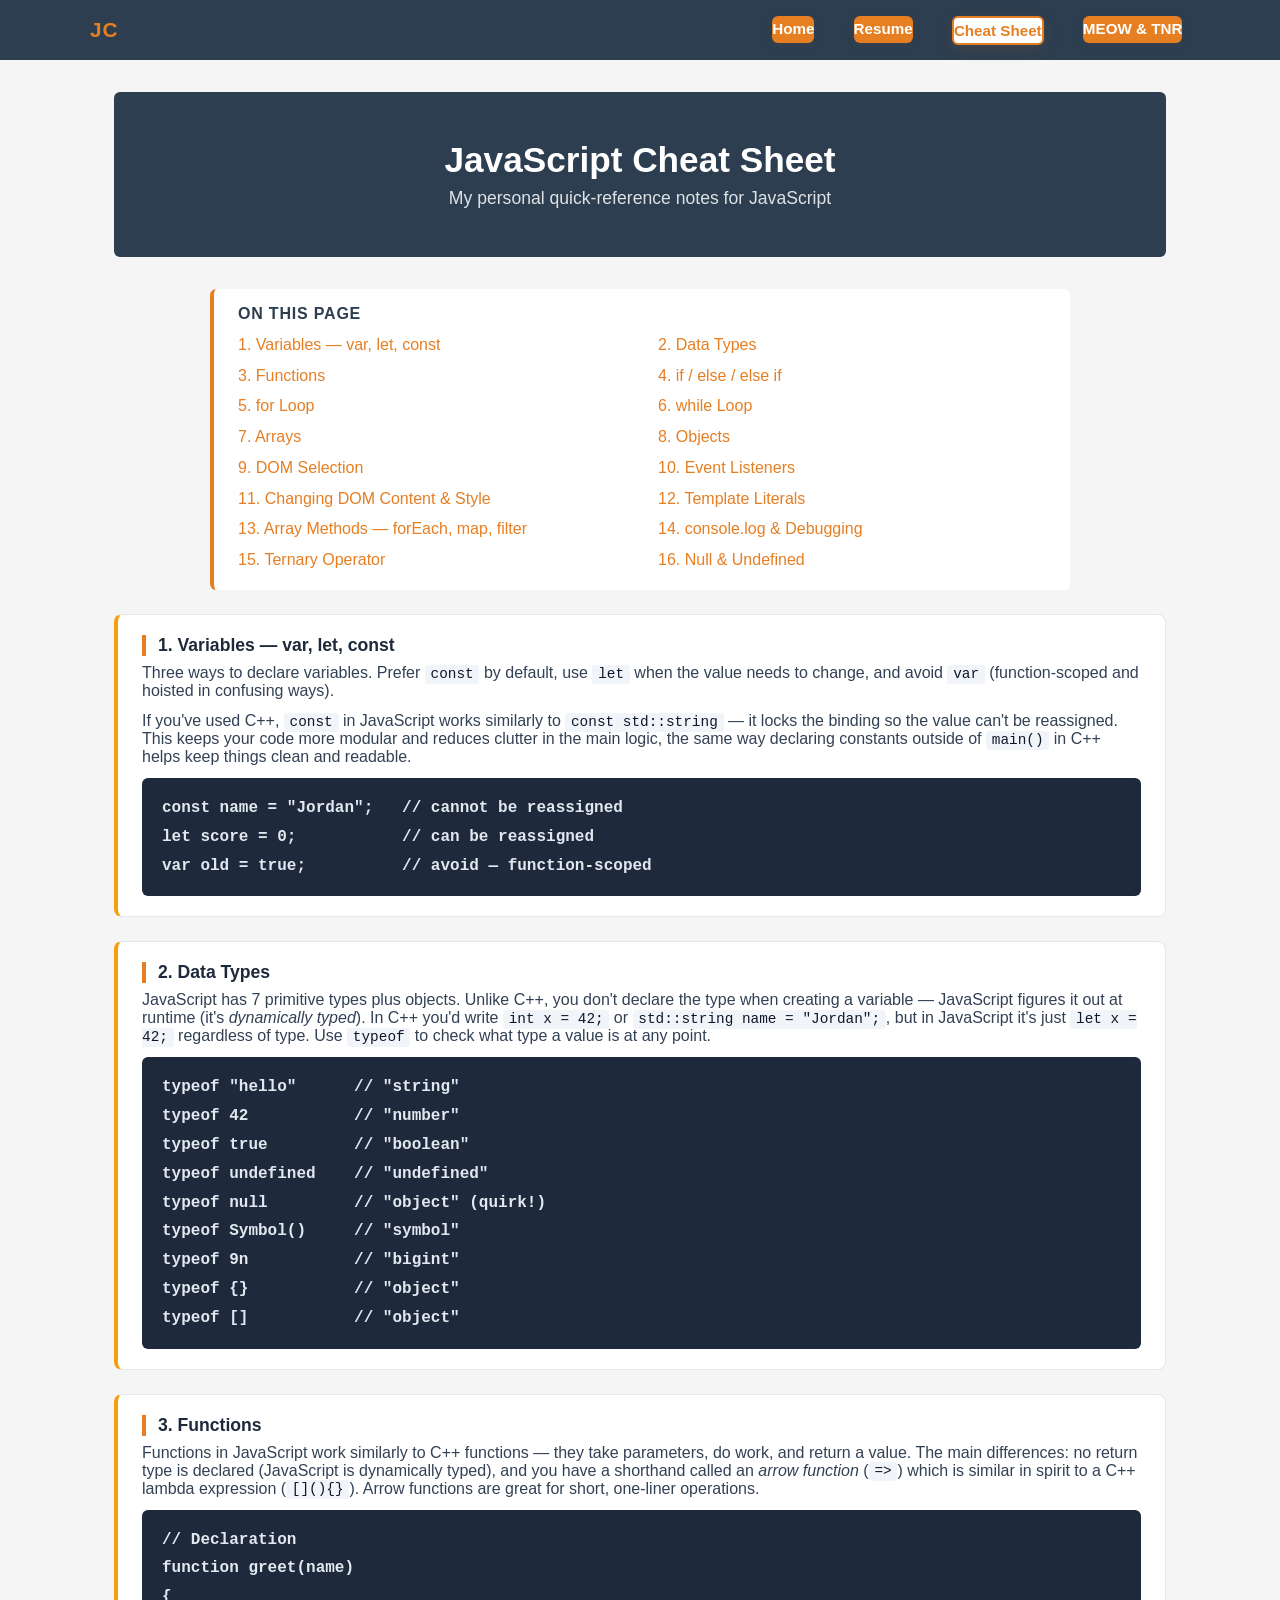
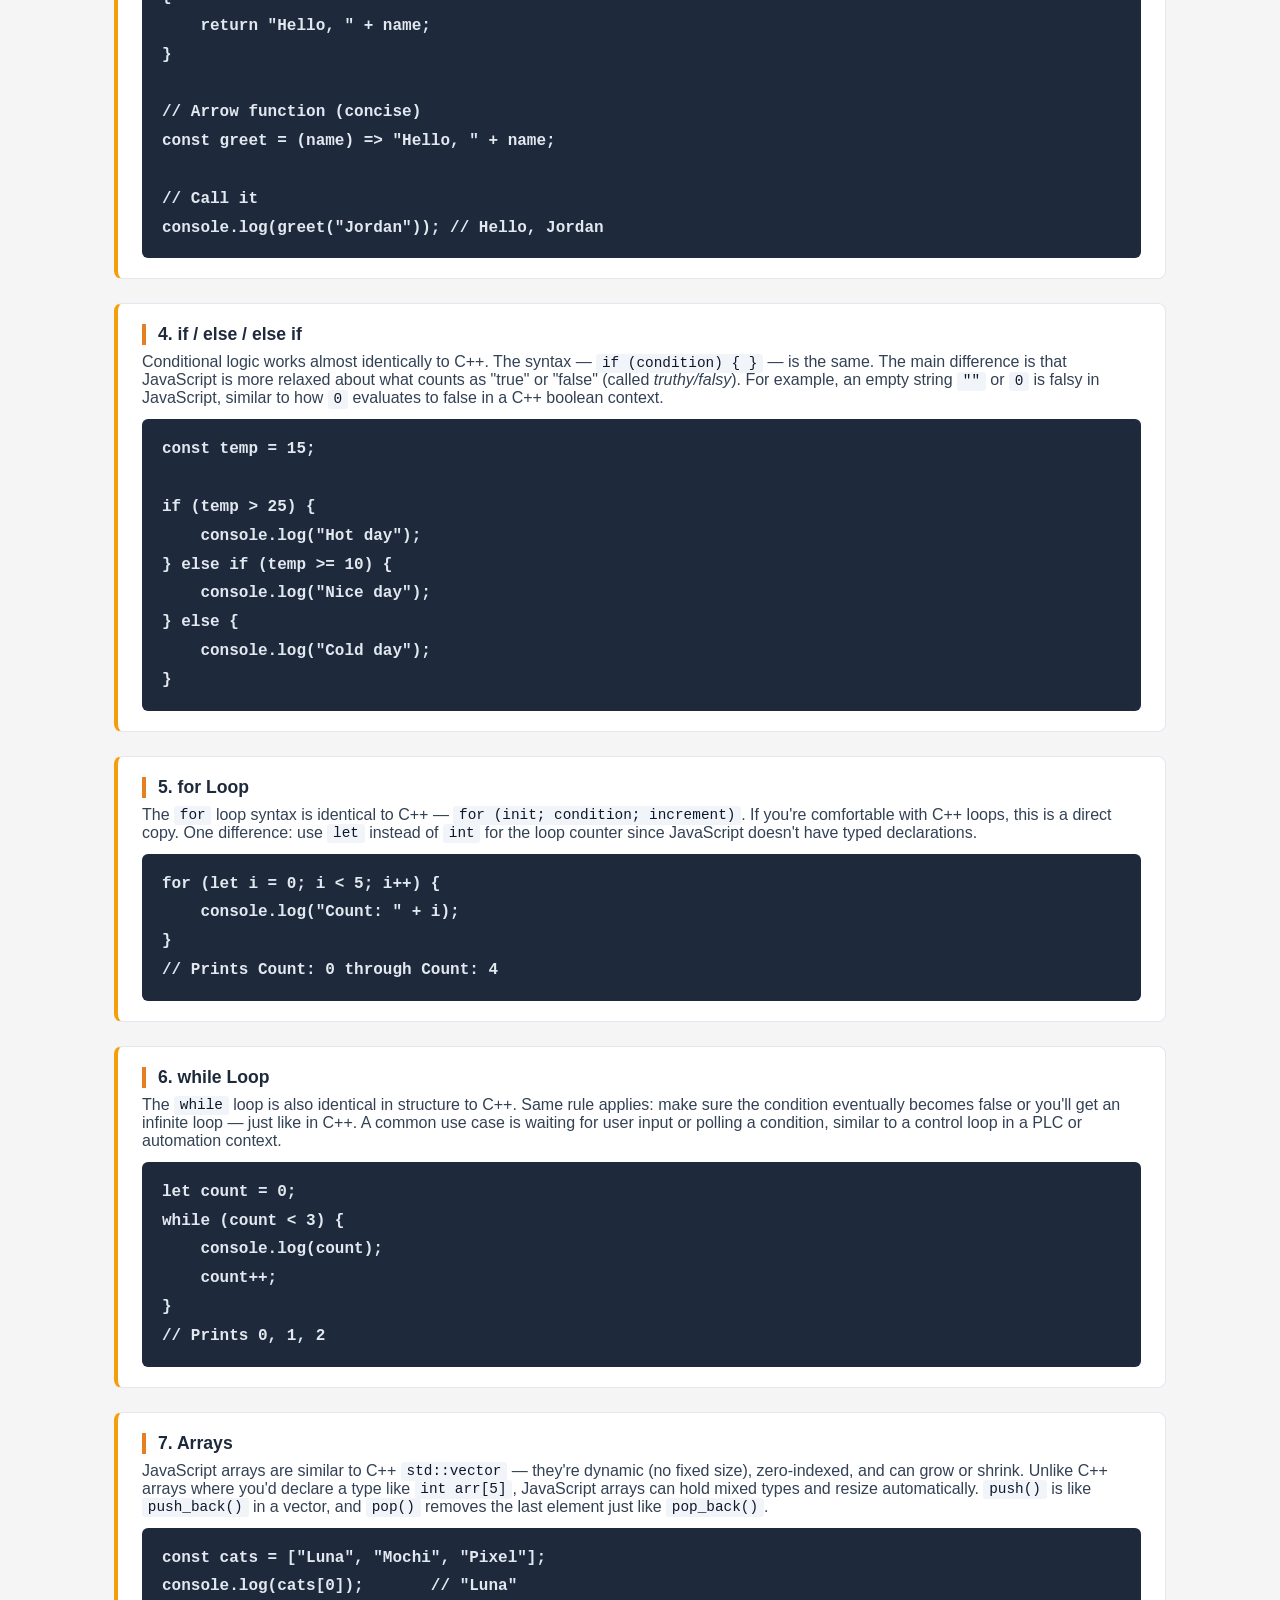
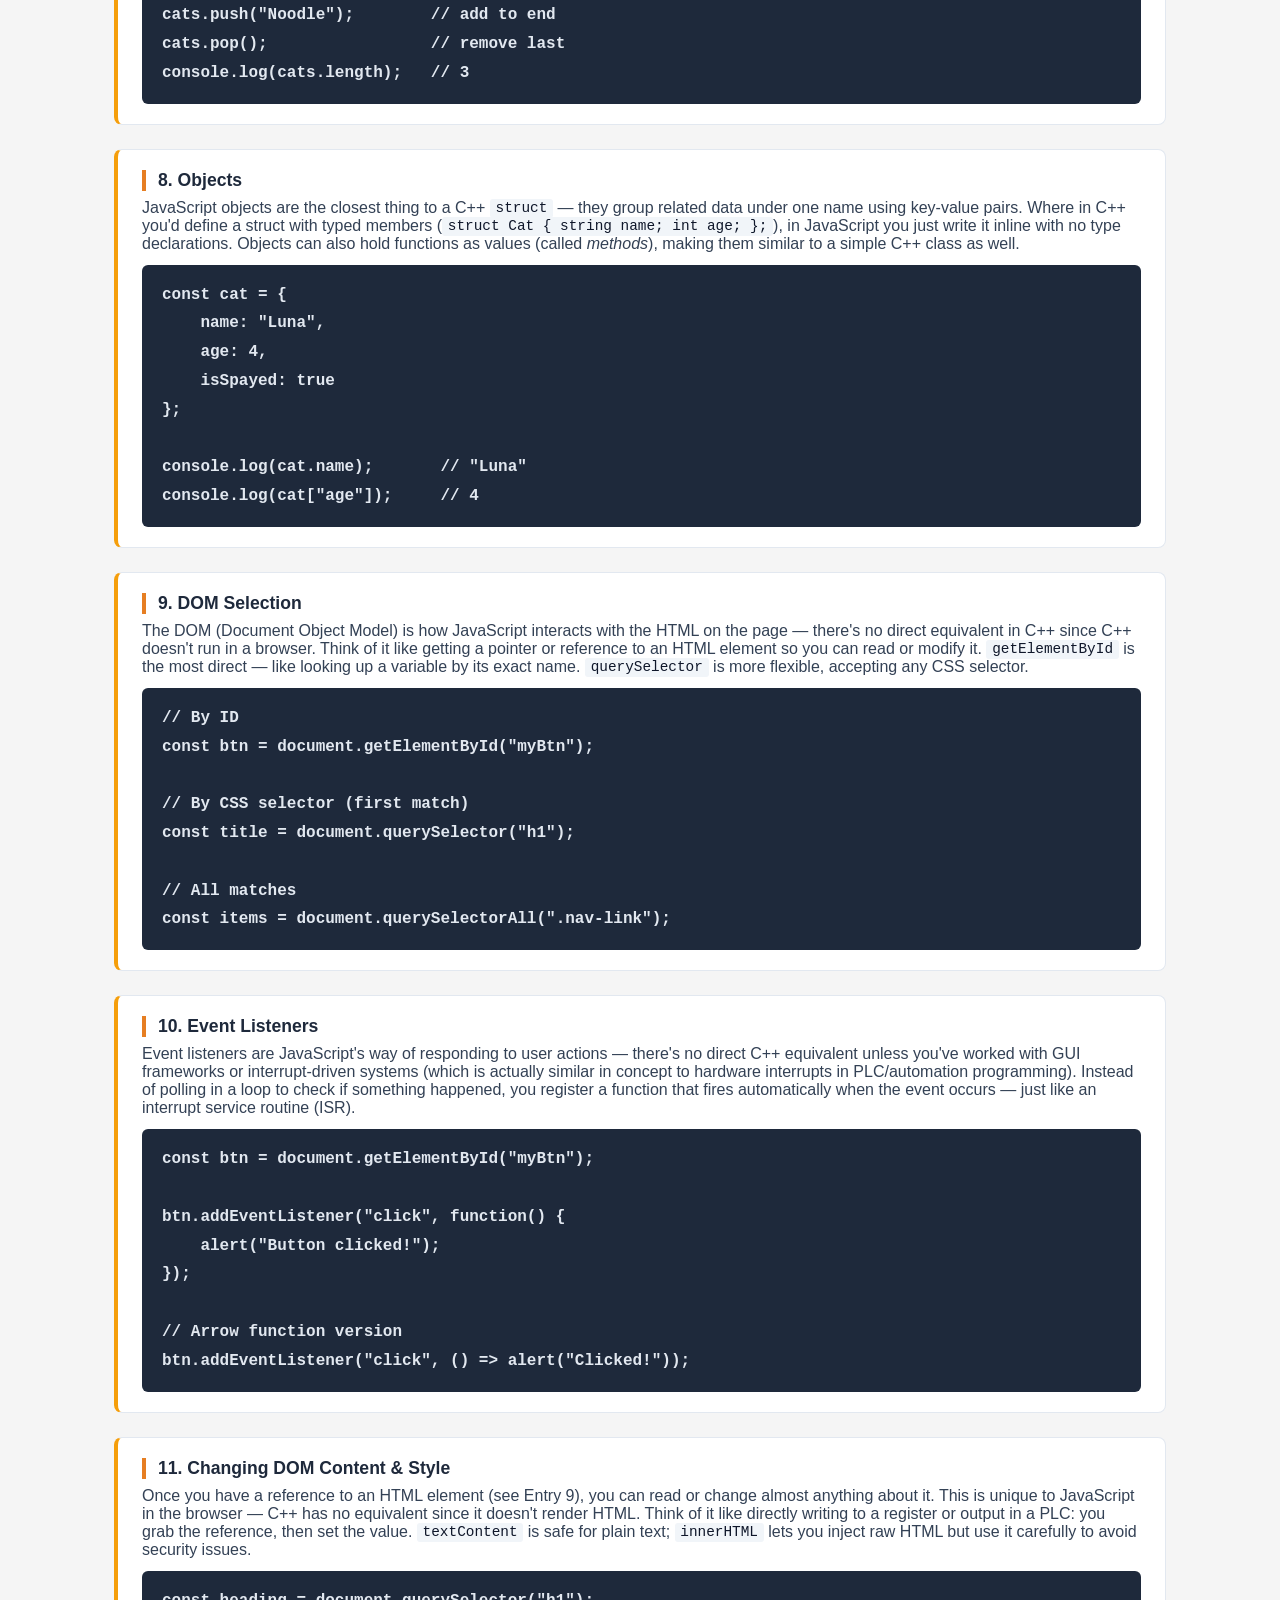
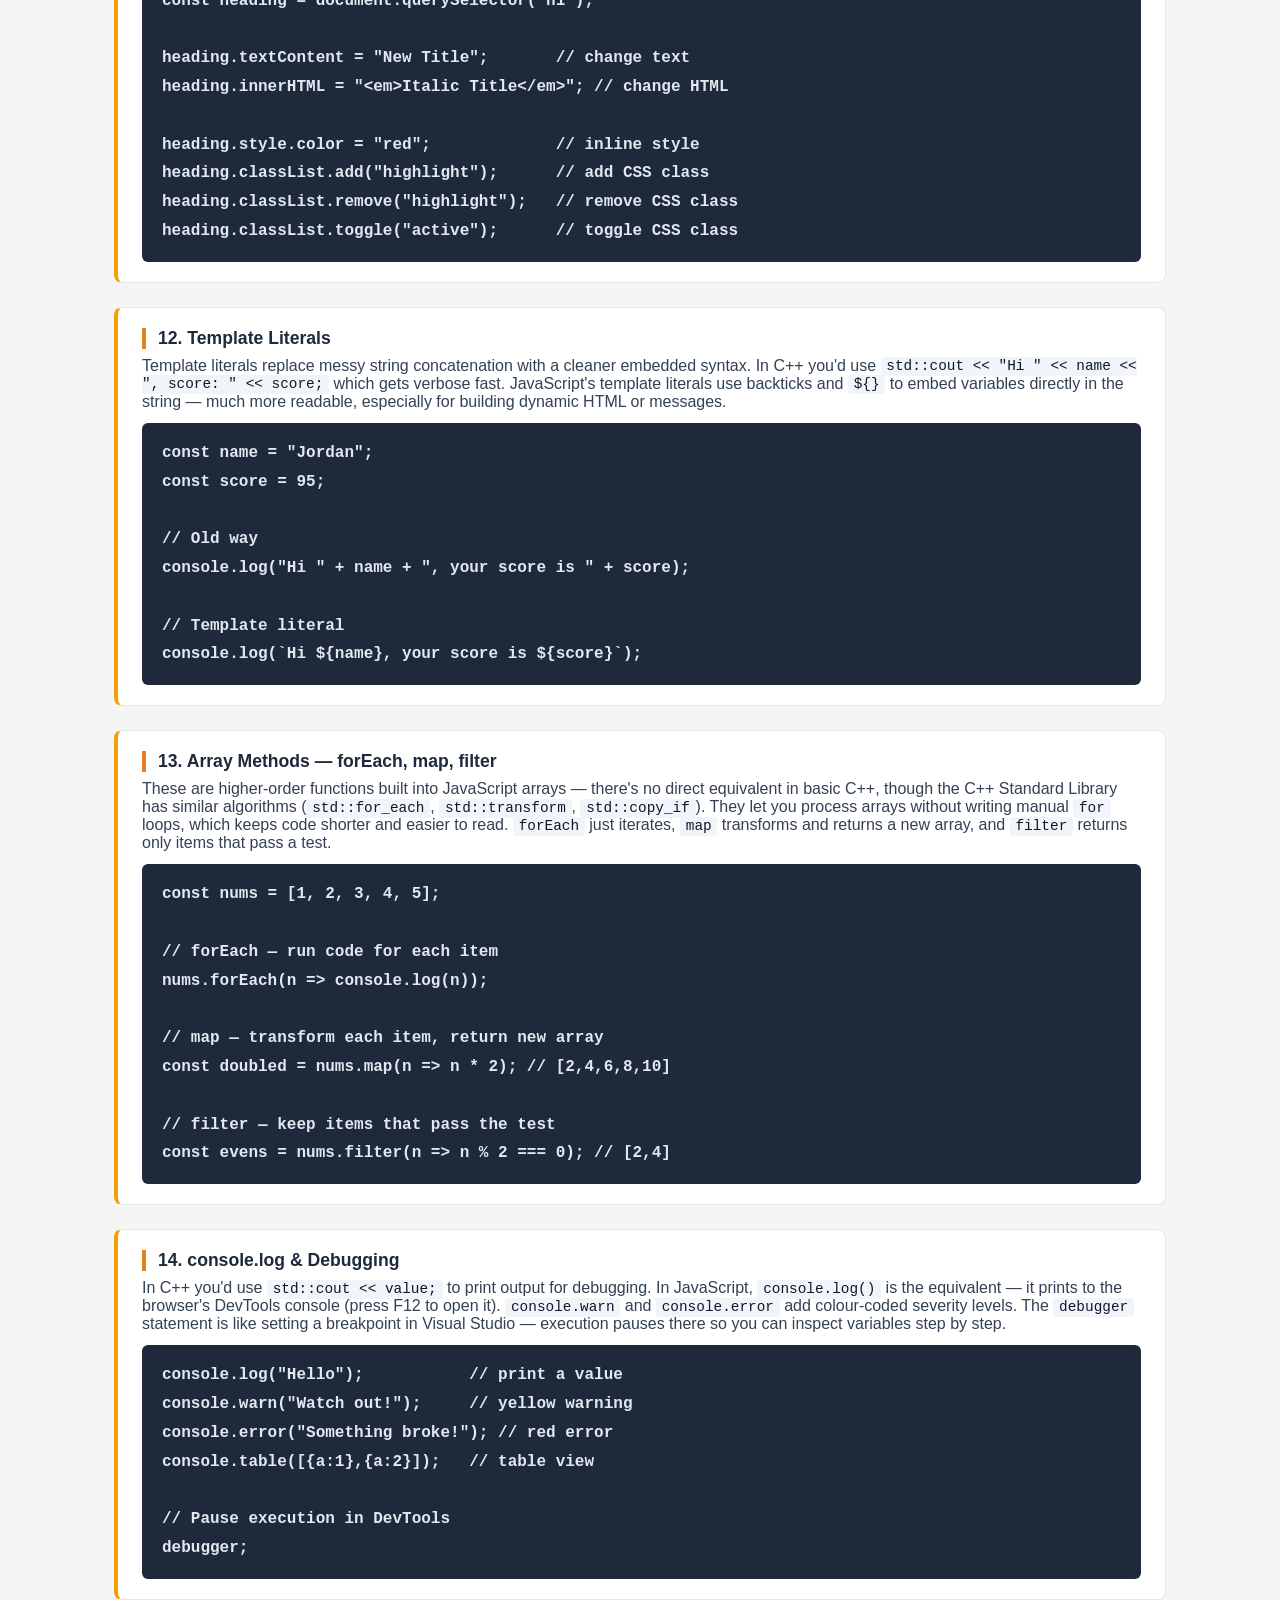
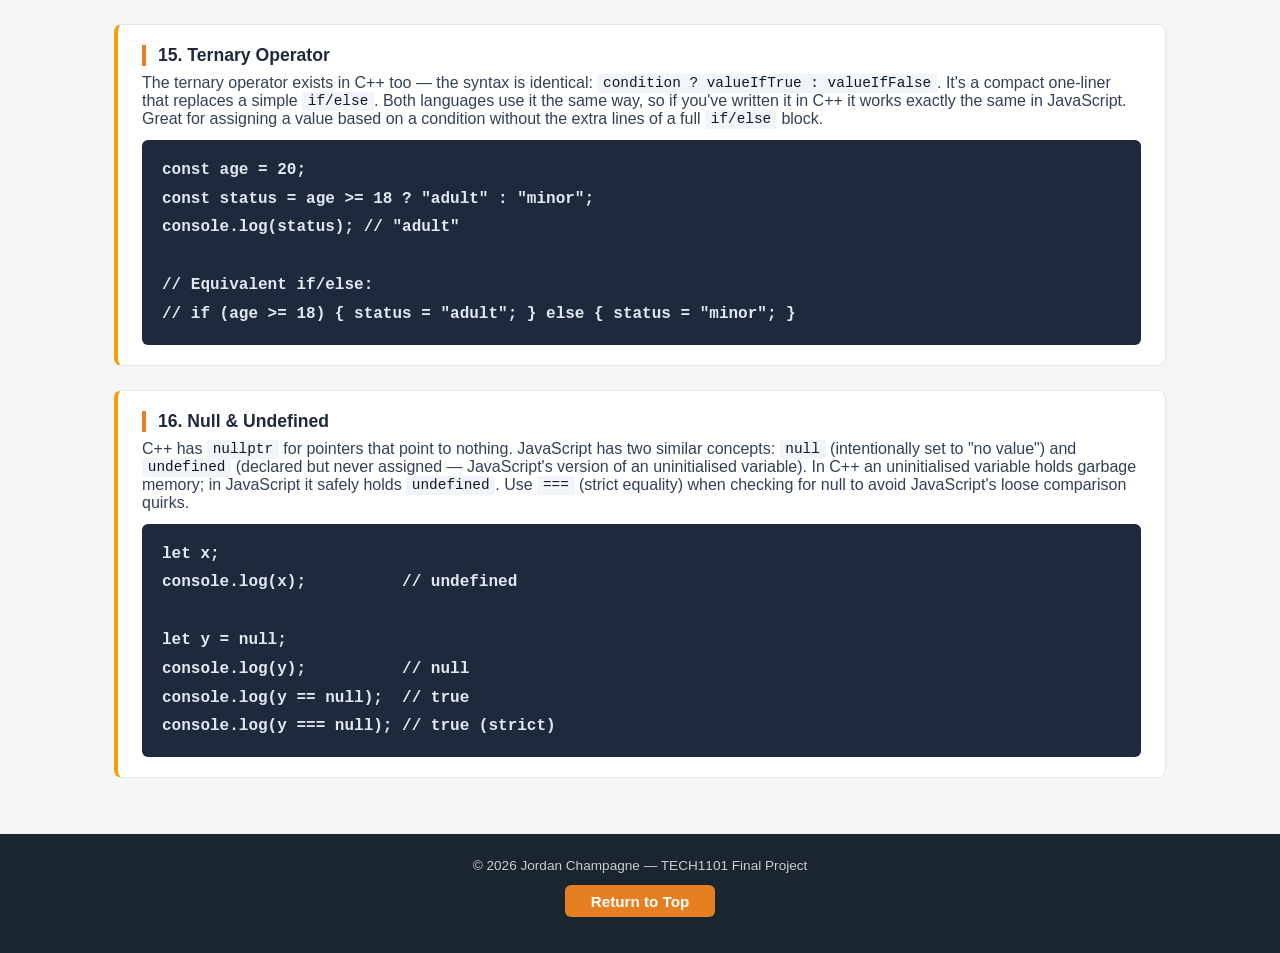
<file: cheatsheet.html>
<!DOCTYPE html>
<!--
    File:        cheatsheet.html
    Author:      Jordan Champagne (Student ID: JC484889)
    Course:      TECH1101 — Web and Internet Fundamentals
    Institution: Bow Valley College
    Date:        April 2026
    Description: JavaScript Cheat Sheet page — a personal quick-reference covering
                 16 JavaScript topics with code snippets and C++ comparisons.
                 Includes a linked table of contents with smooth-scroll anchors.
    AI Assistance: GitHub Copilot used for code suggestions and debugging support.
-->
<html lang="en">
<head>
    <meta charset="UTF-8">
    <meta name="viewport" content="width=device-width, initial-scale=1.0">
    <title>Cheat Sheet | Jordan's Portfolio</title>
    <link rel="stylesheet" href="css/style.css">
</head>
<body>

    <!-- ===== Navigation ===== -->
    <nav>
        <div class="nav-container">
            <a href="index.html" class="nav-logo">JC</a>

            <button id="nav-toggle" class="nav-toggle" aria-label="Toggle navigation" aria-expanded="false">
                <span></span>
                <span></span>
                <span></span>
            </button>

            <ul id="nav-links" class="nav-links">
                <li><a href="index.html">Home</a></li>
                <li><a href="resume.html">Resume</a></li>
                <li><a href="cheatsheet.html">Cheat Sheet</a></li>
                <li><a href="meow-tnr.html">MEOW &amp; TNR</a></li>
            </ul>
        </div>
    </nav>

    <!-- ===== Main Content ===== -->
    <main>
        <div class="page-hero">
            <h1>JavaScript Cheat Sheet</h1>
            <p>My personal quick-reference notes for JavaScript</p>
        </div>

        <!-- ---- Table of Contents ---- -->
        <nav class="page-toc" aria-label="Page sections">
            <h2>On This Page</h2>
            <ul>
                <li><a href="#s1">1. Variables — var, let, const</a></li>
                <li><a href="#s2">2. Data Types</a></li>
                <li><a href="#s3">3. Functions</a></li>
                <li><a href="#s4">4. if / else / else if</a></li>
                <li><a href="#s5">5. for Loop</a></li>
                <li><a href="#s6">6. while Loop</a></li>
                <li><a href="#s7">7. Arrays</a></li>
                <li><a href="#s8">8. Objects</a></li>
                <li><a href="#s9">9. DOM Selection</a></li>
                <li><a href="#s10">10. Event Listeners</a></li>
                <li><a href="#s11">11. Changing DOM Content &amp; Style</a></li>
                <li><a href="#s12">12. Template Literals</a></li>
                <li><a href="#s13">13. Array Methods — forEach, map, filter</a></li>
                <li><a href="#s14">14. console.log &amp; Debugging</a></li>
                <li><a href="#s15">15. Ternary Operator</a></li>
                <li><a href="#s16">16. Null &amp; Undefined</a></li>
            </ul>
        </nav>

        <!-- 1 -->
        <section id="s1" class="cheat-entry">
            <h2>1. Variables — var, let, const</h2>
            <p>Three ways to declare variables. Prefer <code>const</code> by default, use <code>let</code> when the value needs to change, and avoid <code>var</code> (function-scoped and hoisted in confusing ways).</p>
            <p>If you've used C++, <code>const</code> in JavaScript works similarly to <code>const std::string</code> — it locks the binding so the value can't be reassigned. This keeps your code more modular and reduces clutter in the main logic, the same way declaring constants outside of <code>main()</code> in C++ helps keep things clean and readable.</p>
            <pre><code>const name = "Jordan";   // cannot be reassigned
let score = 0;           // can be reassigned
var old = true;          // avoid — function-scoped</code></pre>
        </section>

        <!-- 2 -->
        <section id="s2" class="cheat-entry">
            <h2>2. Data Types</h2>
            <p>JavaScript has 7 primitive types plus objects. Unlike C++, you don't declare the type when creating a variable — JavaScript figures it out at runtime (it's <em>dynamically typed</em>). In C++ you'd write <code>int x = 42;</code> or <code>std::string name = "Jordan";</code>, but in JavaScript it's just <code>let x = 42;</code> regardless of type. Use <code>typeof</code> to check what type a value is at any point.</p>
            <pre><code>typeof "hello"      // "string"
typeof 42           // "number"
typeof true         // "boolean"
typeof undefined    // "undefined"
typeof null         // "object" (quirk!)
typeof Symbol()     // "symbol"
typeof 9n           // "bigint"
typeof {}           // "object"
typeof []           // "object"</code></pre>
        </section>

        <!-- 3 -->
        <section id="s3" class="cheat-entry">
            <h2>3. Functions</h2>
            <p>Functions in JavaScript work similarly to C++ functions — they take parameters, do work, and return a value. The main differences: no return type is declared (JavaScript is dynamically typed), and you have a shorthand called an <em>arrow function</em> (<code>=&gt;</code>) which is similar in spirit to a C++ lambda expression (<code>[](){}</code>). Arrow functions are great for short, one-liner operations.</p>
<pre><code>// Declaration
function greet(name) 
{
    return "Hello, " + name;
}

// Arrow function (concise)
const greet = (name) =&gt; "Hello, " + name;

// Call it
console.log(greet("Jordan")); // Hello, Jordan
</code></pre>
        </section>

        <!-- 4 -->
        <section id="s4" class="cheat-entry">
            <h2>4. if / else / else if</h2>
            <p>Conditional logic works almost identically to C++. The syntax — <code>if (condition) { }</code> — is the same. The main difference is that JavaScript is more relaxed about what counts as "true" or "false" (called <em>truthy/falsy</em>). For example, an empty string <code>""</code> or <code>0</code> is falsy in JavaScript, similar to how <code>0</code> evaluates to false in a C++ boolean context.</p>
            <pre><code>const temp = 15;

if (temp > 25) {
    console.log("Hot day");
} else if (temp >= 10) {
    console.log("Nice day");
} else {
    console.log("Cold day");
}</code></pre>
        </section>

        <!-- 5 -->
        <section id="s5" class="cheat-entry">
            <h2>5. for Loop</h2>
            <p>The <code>for</code> loop syntax is identical to C++ — <code>for (init; condition; increment)</code>. If you're comfortable with C++ loops, this is a direct copy. One difference: use <code>let</code> instead of <code>int</code> for the loop counter since JavaScript doesn't have typed declarations.</p>
            <pre><code>for (let i = 0; i &lt; 5; i++) {
    console.log("Count: " + i);
}
// Prints Count: 0 through Count: 4</code></pre>
        </section>

        <!-- 6 -->
        <section id="s6" class="cheat-entry">
            <h2>6. while Loop</h2>
            <p>The <code>while</code> loop is also identical in structure to C++. Same rule applies: make sure the condition eventually becomes false or you'll get an infinite loop — just like in C++. A common use case is waiting for user input or polling a condition, similar to a control loop in a PLC or automation context.</p>
            <pre><code>let count = 0;
while (count &lt; 3) {
    console.log(count);
    count++;
}
// Prints 0, 1, 2</code></pre>
        </section>

        <!-- 7 -->
        <section id="s7" class="cheat-entry">
            <h2>7. Arrays</h2>
            <p>JavaScript arrays are similar to C++ <code>std::vector</code> — they're dynamic (no fixed size), zero-indexed, and can grow or shrink. Unlike C++ arrays where you'd declare a type like <code>int arr[5]</code>, JavaScript arrays can hold mixed types and resize automatically. <code>push()</code> is like <code>push_back()</code> in a vector, and <code>pop()</code> removes the last element just like <code>pop_back()</code>.</p>
            <pre><code>const cats = ["Luna", "Mochi", "Pixel"];
console.log(cats[0]);       // "Luna"
cats.push("Noodle");        // add to end
cats.pop();                 // remove last
console.log(cats.length);   // 3</code></pre>
        </section>

        <!-- 8 -->
        <section id="s8" class="cheat-entry">
            <h2>8. Objects</h2>
            <p>JavaScript objects are the closest thing to a C++ <code>struct</code> — they group related data under one name using key-value pairs. Where in C++ you'd define a struct with typed members (<code>struct Cat { string name; int age; };</code>), in JavaScript you just write it inline with no type declarations. Objects can also hold functions as values (called <em>methods</em>), making them similar to a simple C++ class as well.</p>
            <pre><code>const cat = {
    name: "Luna",
    age: 4,
    isSpayed: true
};

console.log(cat.name);       // "Luna"
console.log(cat["age"]);     // 4</code></pre>
        </section>

        <!-- 9 -->
        <section id="s9" class="cheat-entry">
            <h2>9. DOM Selection</h2>
            <p>The DOM (Document Object Model) is how JavaScript interacts with the HTML on the page — there's no direct equivalent in C++ since C++ doesn't run in a browser. Think of it like getting a pointer or reference to an HTML element so you can read or modify it. <code>getElementById</code> is the most direct — like looking up a variable by its exact name. <code>querySelector</code> is more flexible, accepting any CSS selector.</p>
            <pre><code>// By ID
const btn = document.getElementById("myBtn");

// By CSS selector (first match)
const title = document.querySelector("h1");

// All matches
const items = document.querySelectorAll(".nav-link");</code></pre>
        </section>

        <!-- 10 -->
        <section id="s10" class="cheat-entry">
            <h2>10. Event Listeners</h2>
            <p>Event listeners are JavaScript's way of responding to user actions — there's no direct C++ equivalent unless you've worked with GUI frameworks or interrupt-driven systems (which is actually similar in concept to hardware interrupts in PLC/automation programming). Instead of polling in a loop to check if something happened, you register a function that fires automatically when the event occurs — just like an interrupt service routine (ISR).</p>
            <pre><code>const btn = document.getElementById("myBtn");

btn.addEventListener("click", function() {
    alert("Button clicked!");
});

// Arrow function version
btn.addEventListener("click", () => alert("Clicked!"));</code></pre>
        </section>

        <!-- 11 -->
        <section id="s11" class="cheat-entry">
            <h2>11. Changing DOM Content &amp; Style</h2>
            <p>Once you have a reference to an HTML element (see Entry 9), you can read or change almost anything about it. This is unique to JavaScript in the browser — C++ has no equivalent since it doesn't render HTML. Think of it like directly writing to a register or output in a PLC: you grab the reference, then set the value. <code>textContent</code> is safe for plain text; <code>innerHTML</code> lets you inject raw HTML but use it carefully to avoid security issues.</p>
            <pre><code>const heading = document.querySelector("h1");

heading.textContent = "New Title";       // change text
heading.innerHTML = "&lt;em&gt;Italic Title&lt;/em&gt;"; // change HTML

heading.style.color = "red";             // inline style
heading.classList.add("highlight");      // add CSS class
heading.classList.remove("highlight");   // remove CSS class
heading.classList.toggle("active");      // toggle CSS class</code></pre>
        </section>

        <!-- 12 -->
        <section id="s12" class="cheat-entry">
            <h2>12. Template Literals</h2>
            <p>Template literals replace messy string concatenation with a cleaner embedded syntax. In C++ you'd use <code>std::cout &lt;&lt; "Hi " &lt;&lt; name &lt;&lt; ", score: " &lt;&lt; score;</code> which gets verbose fast. JavaScript's template literals use backticks and <code>${}</code> to embed variables directly in the string — much more readable, especially for building dynamic HTML or messages.</p>
            <pre><code>const name = "Jordan";
const score = 95;

// Old way
console.log("Hi " + name + ", your score is " + score);

// Template literal
console.log(`Hi ${name}, your score is ${score}`);</code></pre>
        </section>

        <!-- 13 -->
        <section id="s13" class="cheat-entry">
            <h2>13. Array Methods — forEach, map, filter</h2>
            <p>These are higher-order functions built into JavaScript arrays — there's no direct equivalent in basic C++, though the C++ Standard Library has similar algorithms (<code>std::for_each</code>, <code>std::transform</code>, <code>std::copy_if</code>). They let you process arrays without writing manual <code>for</code> loops, which keeps code shorter and easier to read. <code>forEach</code> just iterates, <code>map</code> transforms and returns a new array, and <code>filter</code> returns only items that pass a test.</p>
            <pre><code>const nums = [1, 2, 3, 4, 5];

// forEach — run code for each item
nums.forEach(n => console.log(n));

// map — transform each item, return new array
const doubled = nums.map(n => n * 2); // [2,4,6,8,10]

// filter — keep items that pass the test
const evens = nums.filter(n => n % 2 === 0); // [2,4]</code></pre>
        </section>

        <!-- 14 -->
        <section id="s14" class="cheat-entry">
            <h2>14. console.log &amp; Debugging</h2>
            <p>In C++ you'd use <code>std::cout &lt;&lt; value;</code> to print output for debugging. In JavaScript, <code>console.log()</code> is the equivalent — it prints to the browser's DevTools console (press F12 to open it). <code>console.warn</code> and <code>console.error</code> add colour-coded severity levels. The <code>debugger</code> statement is like setting a breakpoint in Visual Studio — execution pauses there so you can inspect variables step by step.</p>
            <pre><code>console.log("Hello");           // print a value
console.warn("Watch out!");     // yellow warning
console.error("Something broke!"); // red error
console.table([{a:1},{a:2}]);   // table view

// Pause execution in DevTools
debugger;</code></pre>
        </section>

        <!-- 15 -->
        <section id="s15" class="cheat-entry">
            <h2>15. Ternary Operator</h2>
            <p>The ternary operator exists in C++ too — the syntax is identical: <code>condition ? valueIfTrue : valueIfFalse</code>. It's a compact one-liner that replaces a simple <code>if/else</code>. Both languages use it the same way, so if you've written it in C++ it works exactly the same in JavaScript. Great for assigning a value based on a condition without the extra lines of a full <code>if/else</code> block.</p>
            <pre><code>const age = 20;
const status = age >= 18 ? "adult" : "minor";
console.log(status); // "adult"

// Equivalent if/else:
// if (age >= 18) { status = "adult"; } else { status = "minor"; }</code></pre>
        </section>

        <!-- 16 (bonus) -->
        <section id="s16" class="cheat-entry">
            <h2>16. Null &amp; Undefined</h2>
            <p>C++ has <code>nullptr</code> for pointers that point to nothing. JavaScript has two similar concepts: <code>null</code> (intentionally set to "no value") and <code>undefined</code> (declared but never assigned — JavaScript's version of an uninitialised variable). In C++ an uninitialised variable holds garbage memory; in JavaScript it safely holds <code>undefined</code>. Use <code>===</code> (strict equality) when checking for null to avoid JavaScript's loose comparison quirks.</p>
            <pre><code>let x;
console.log(x);          // undefined

let y = null;
console.log(y);          // null
console.log(y == null);  // true
console.log(y === null); // true (strict)</code></pre>
        </section>

    </main>

    <!-- ===== Footer ===== -->
    <footer>
        <p>&copy; 2026 Jordan Champagne — TECH1101 Final Project</p>
        <button onclick="window.scrollTo({top: 0, behavior: 'smooth'});" class="return-top-btn">Return to Top</button>
    </footer>

    <!-- Floating back-to-top button -->
    <button id="float-top-btn" onclick="window.scrollTo({top:0,behavior:'smooth'})" aria-label="Back to top">&#8679; Top</button>

    <script src="js/main.js"></script>
</body>
</html>
</file>
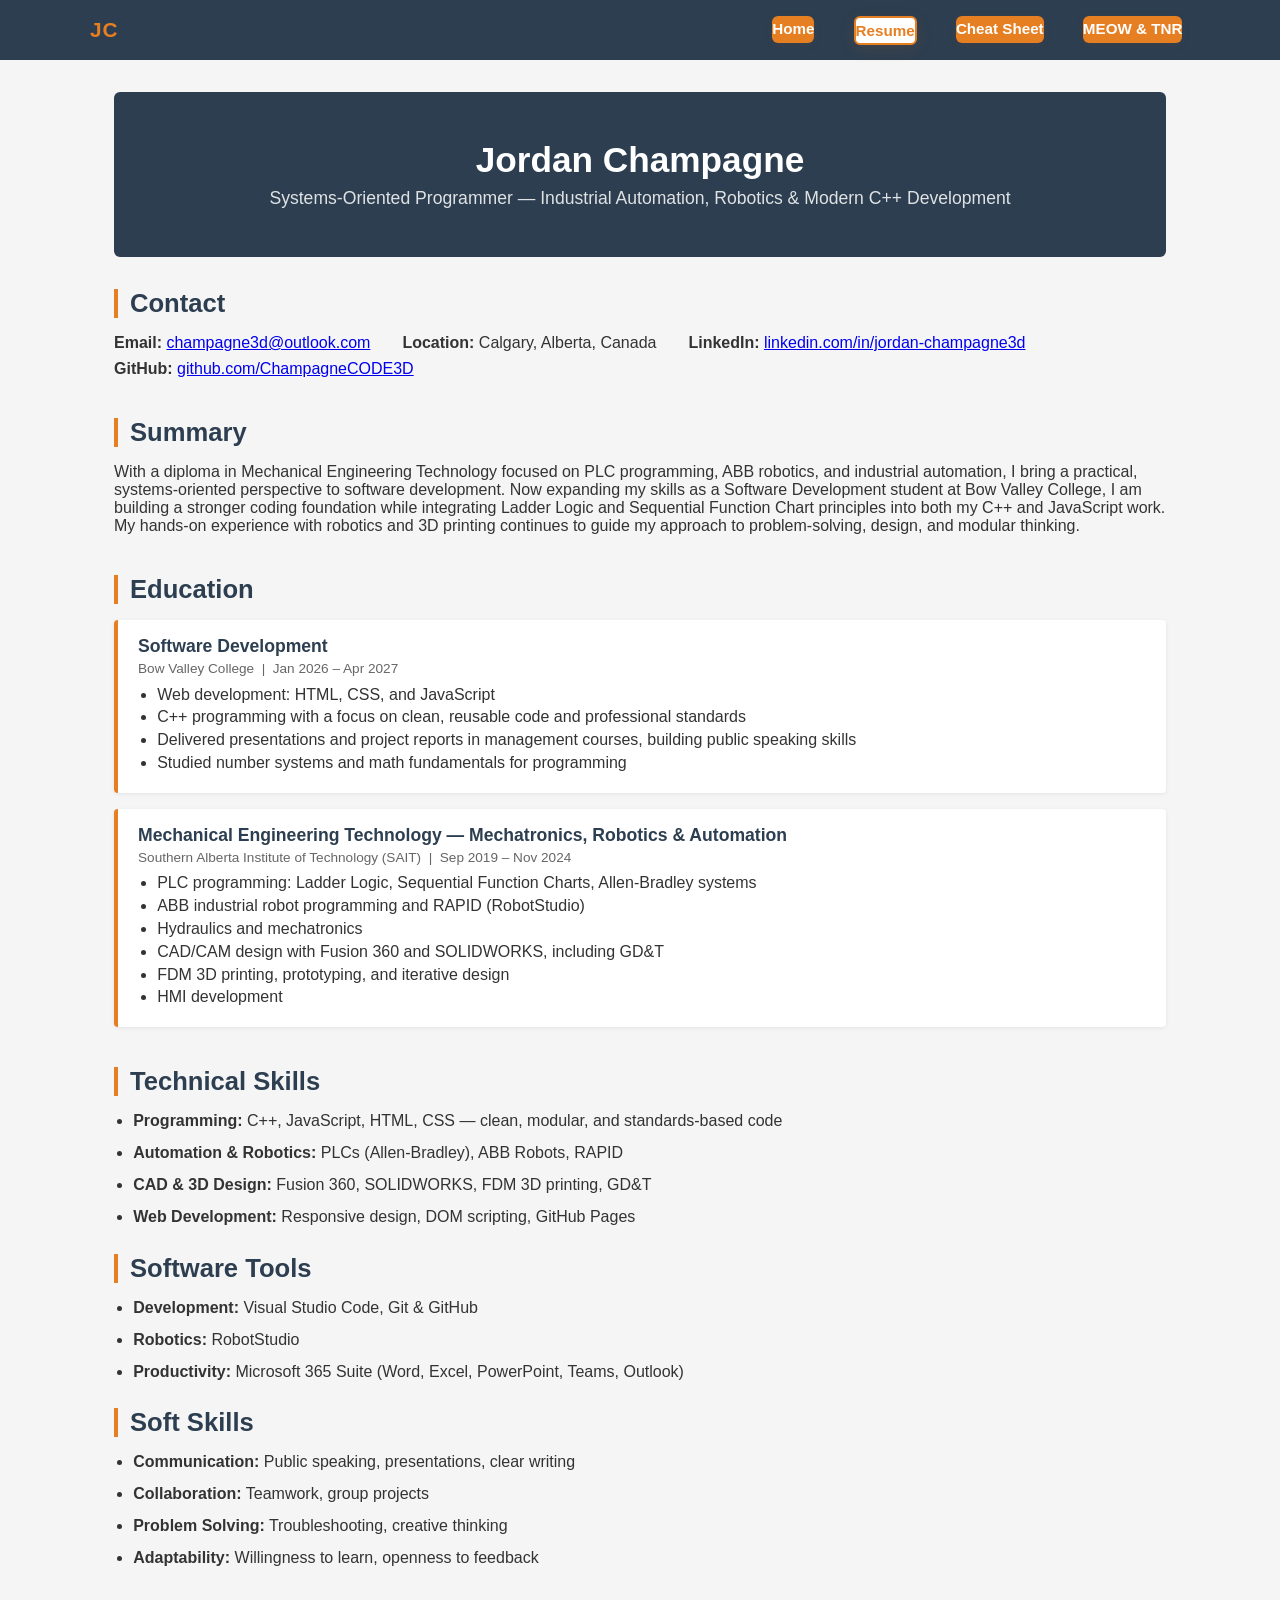
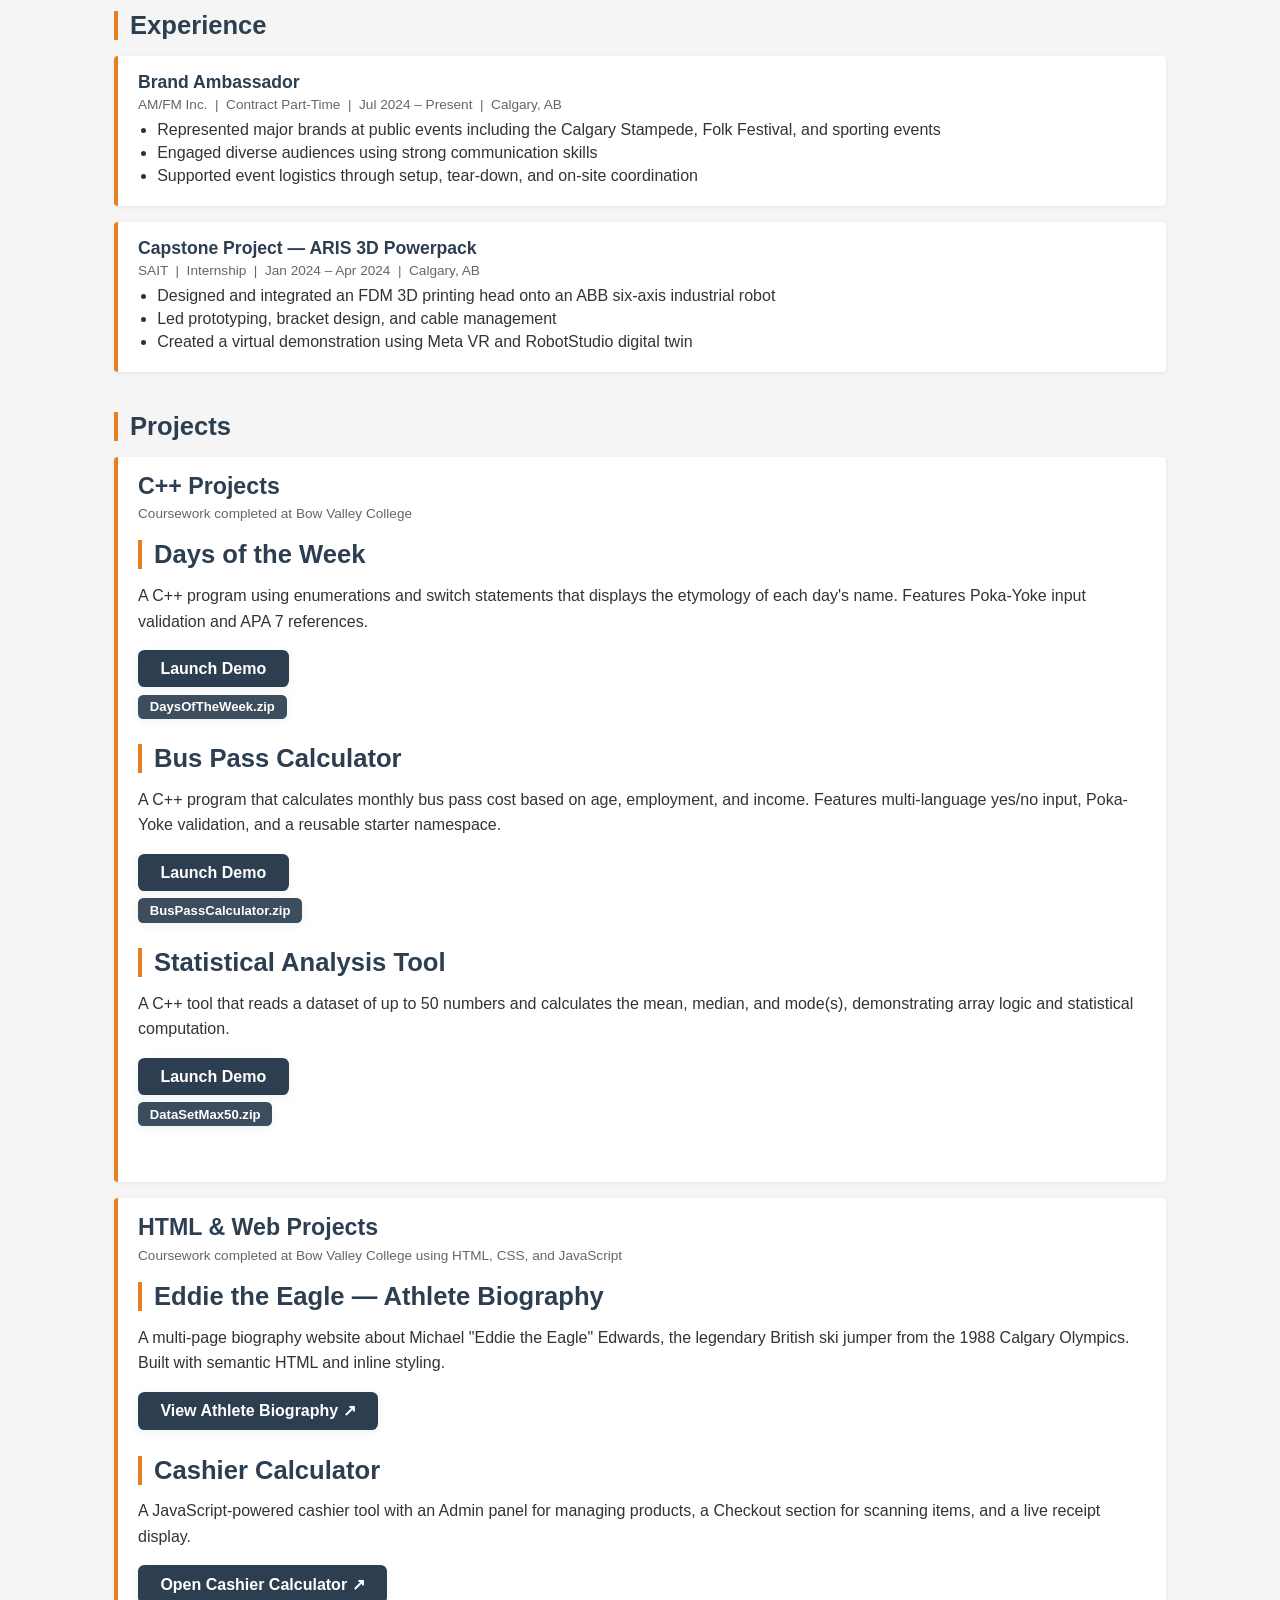
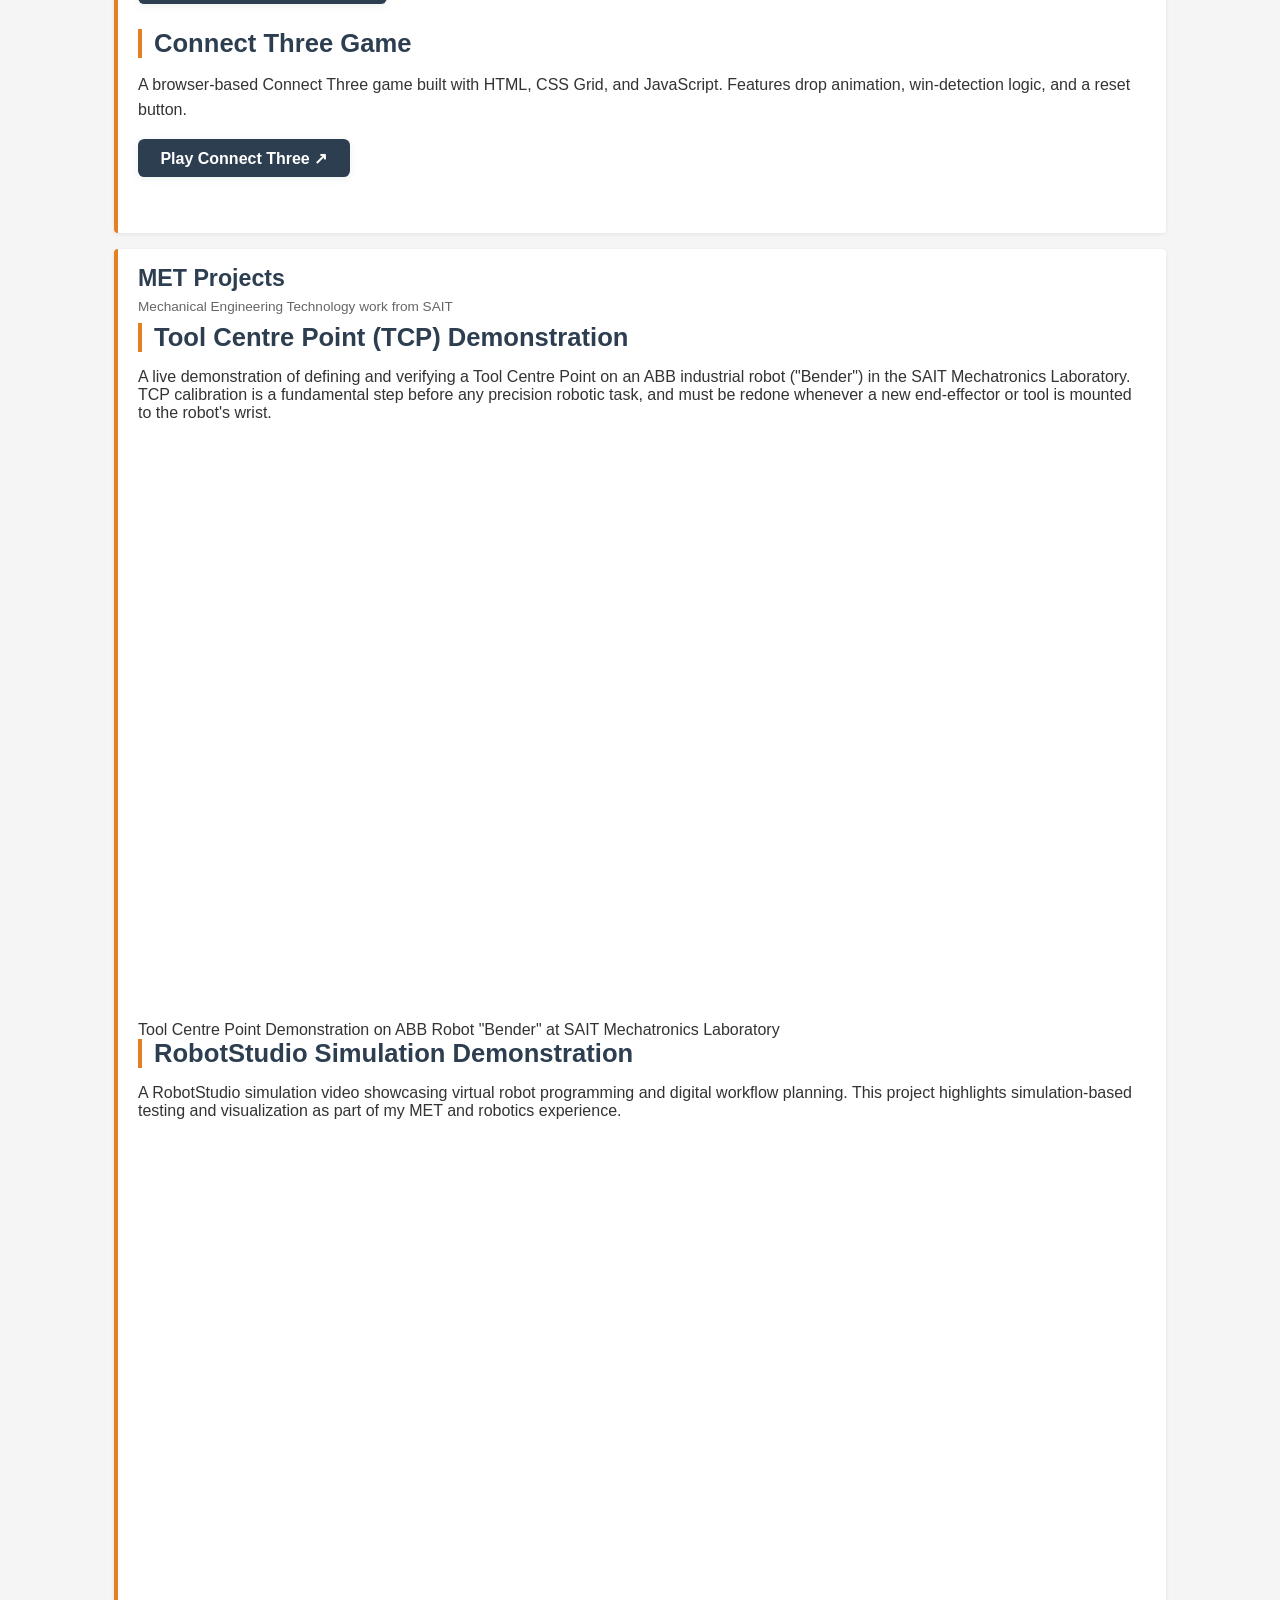
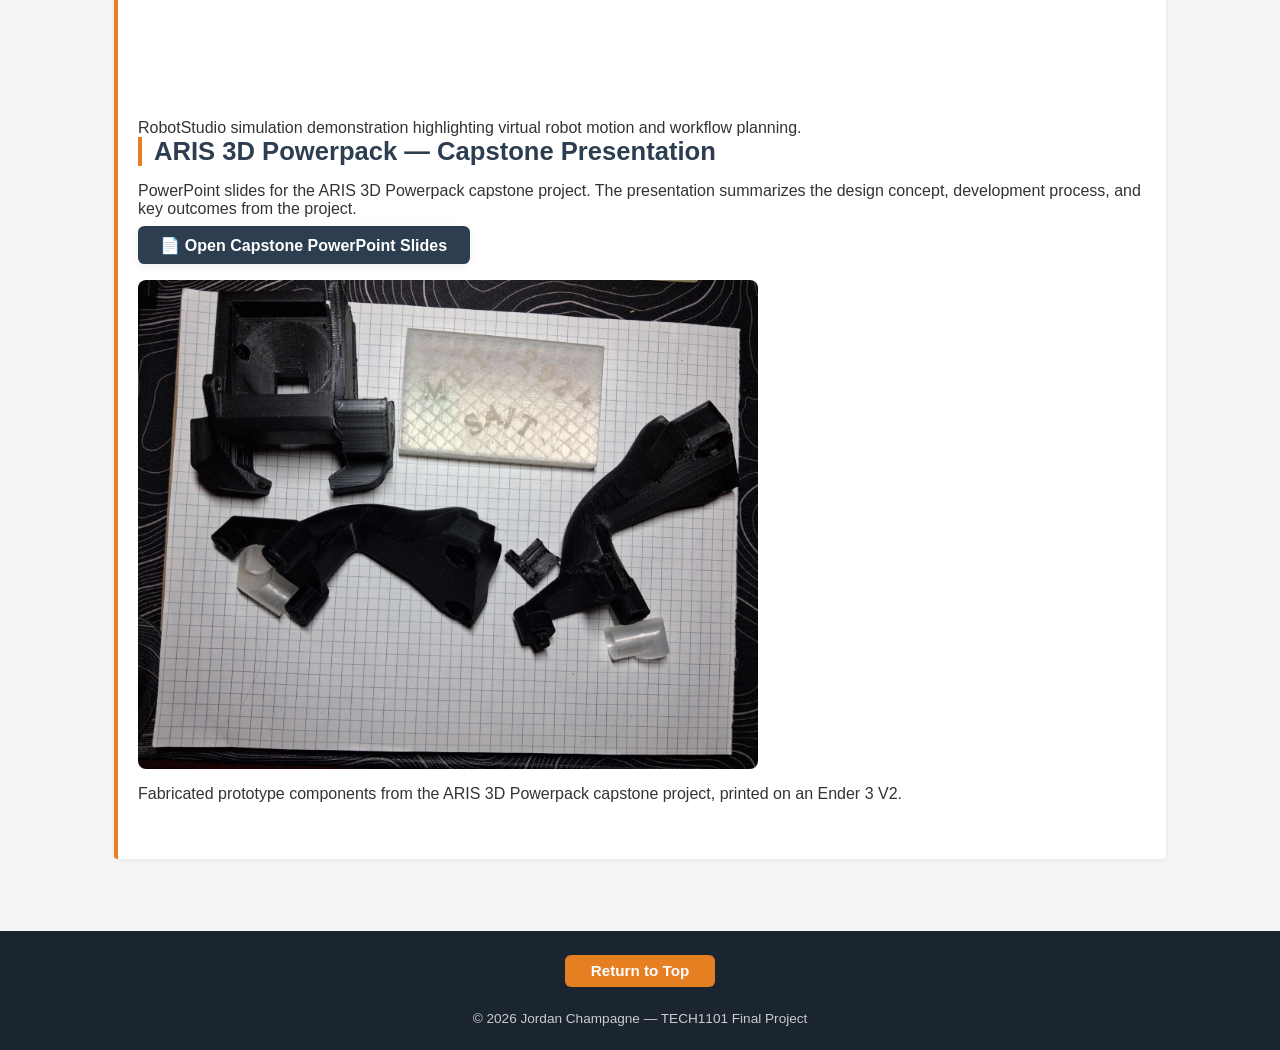
<file: resume.html>
<!DOCTYPE html>
<!--
    File:        resume.html
    Author:      Jordan Champagne (Student ID: JC484889)
    Course:      TECH1101 — Web and Internet Fundamentals
    Institution: Bow Valley College
    Date:        April 2026
    Description: Resume page for Jordan Champagne's portfolio. Presents education,
                 work experience, skills, and a trapping temperature calculator
                 built with JavaScript. Uses lists and sections for organisation.
    AI Assistance: GitHub Copilot used for code suggestions and debugging support.
-->
<html lang="en">
<head>
    <meta charset="UTF-8">
    <meta name="viewport" content="width=device-width, initial-scale=1.0">
    <title>Resume | Jordan's Portfolio</title>
    <link rel="stylesheet" href="css/style.css">
</head>
<body>

    <!-- ===== Navigation ===== -->
    <nav>
        <div class="nav-container">
            <a href="index.html" class="nav-logo">JC</a>

            <button id="nav-toggle" class="nav-toggle" aria-label="Toggle navigation" aria-expanded="false">
                <span></span>
                <span></span>
                <span></span>
            </button>

            <ul id="nav-links" class="nav-links">
                <li><a href="index.html">Home</a></li>
                <li><a href="resume.html">Resume</a></li>
                <li><a href="cheatsheet.html">Cheat Sheet</a></li>
                <li><a href="meow-tnr.html">MEOW &amp; TNR</a></li>
            </ul>
        </div>
    </nav>

    <!-- ===== Main Content ===== -->
    <main>
        <div class="page-hero">
            <h1>Jordan Champagne</h1>
            <p>Systems-Oriented Programmer &mdash; Industrial Automation, Robotics &amp; Modern C++ Development</p>
        </div>

        <!-- ---- Contact ---- -->
        <section id="contact-info">
            <h2>Contact</h2>
            <ul class="contact-list">
                <li><strong>Email:</strong> <a href="mailto:champagne3d@outlook.com">champagne3d@outlook.com</a></li>
                <li><strong>Location:</strong> Calgary, Alberta, Canada</li>
                <li><strong>LinkedIn:</strong> <a href="https://www.linkedin.com/in/jordan-champagne3d" target="_blank" rel="noopener">linkedin.com/in/jordan-champagne3d</a></li>
                <li><strong>GitHub:</strong> <a href="https://github.com/ChampagneCODE3D" target="_blank" rel="noopener">github.com/ChampagneCODE3D</a></li>
            </ul>
        </section>

        <!-- ---- Summary ---- -->
        <section id="summary">
            <h2>Summary</h2>
            <p>
                With a diploma in Mechanical Engineering Technology focused on PLC programming, ABB robotics, and industrial automation, I bring a practical, systems-oriented perspective to software development. Now expanding my skills as a Software Development student at Bow Valley College, I am building a stronger coding foundation while integrating Ladder Logic and Sequential Function Chart principles into both my C++ and JavaScript work. My hands-on experience with robotics and 3D printing continues to guide my approach to problem-solving, design, and modular thinking.
            </p>
        </section>

        <!-- ---- Education ---- -->
        <section id="education">
            <h2>Education</h2>

            <div class="resume-card">
                <h3>Software Development</h3>
                <span class="resume-meta">Bow Valley College &nbsp;|&nbsp; Jan 2026 &ndash; Apr 2027</span>
                <ul>
                    <li>Web development: HTML, CSS, and JavaScript</li>
                    <li>C++ programming with a focus on clean, reusable code and professional standards</li>
                    <li>Delivered presentations and project reports in management courses, building public speaking skills</li>
                    <li>Studied number systems and math fundamentals for programming</li>
                </ul>
            </div>

            <div class="resume-card">
                <h3>Mechanical Engineering Technology &mdash; Mechatronics, Robotics &amp; Automation</h3>
                <span class="resume-meta">Southern Alberta Institute of Technology (SAIT) &nbsp;|&nbsp; Sep 2019 &ndash; Nov 2024</span>
                <ul>
                    <li>PLC programming: Ladder Logic, Sequential Function Charts, Allen-Bradley systems</li>
                    <li>ABB industrial robot programming and RAPID (RobotStudio)</li>
                    <li>Hydraulics and mechatronics</li>
                    <li>CAD/CAM design with Fusion 360 and SOLIDWORKS, including GD&amp;T</li>
                    <li>FDM 3D printing, prototyping, and iterative design</li>
                    <li>HMI development</li>
                </ul>
            </div>
        </section>

        <!-- ---- Technical Skills ---- -->
        <section id="skills">
            <div class="skills-section">
                <h2>Technical Skills</h2>
                <ul class="skills-list">
                    <li><strong>Programming:</strong> C++, JavaScript, HTML, CSS &mdash; clean, modular, and standards-based code</li>
                    <li><strong>Automation &amp; Robotics:</strong> PLCs (Allen-Bradley), ABB Robots, RAPID</li>
                    <li><strong>CAD &amp; 3D Design:</strong> Fusion 360, SOLIDWORKS, FDM 3D printing, GD&amp;T</li>
                    <li><strong>Web Development:</strong> Responsive design, DOM scripting, GitHub Pages</li>
                </ul>
                <h2>Software Tools</h2>
                <ul class="skills-list">
                    <li><strong>Development:</strong> Visual Studio Code, Git &amp; GitHub</li>
                    <li><strong>Robotics:</strong> RobotStudio</li>
                    <li><strong>Productivity:</strong> Microsoft 365 Suite (Word, Excel, PowerPoint, Teams, Outlook)</li>
                </ul>
            </div>
            <div class="skills-section">
                <h2>Soft Skills</h2>
                <ul class="skills-list">
                    <li><strong>Communication:</strong> Public speaking, presentations, clear writing</li>
                    <li><strong>Collaboration:</strong> Teamwork, group projects</li>
                    <li><strong>Problem Solving:</strong> Troubleshooting, creative thinking</li>
                    <li><strong>Adaptability:</strong> Willingness to learn, openness to feedback</li>
                </ul>
            </div>
        </section>

        <!-- ---- Experience ---- -->
        <section id="experience">
            <h2>Experience</h2>

            <div class="resume-card">
                <h3>Brand Ambassador</h3>
                <span class="resume-meta">AM/FM Inc. &nbsp;|&nbsp; Contract Part-Time &nbsp;|&nbsp; Jul 2024 &ndash; Present &nbsp;|&nbsp; Calgary, AB</span>
                <ul>
                    <li>Represented major brands at public events including the Calgary Stampede, Folk Festival, and sporting events</li>
                    <li>Engaged diverse audiences using strong communication skills</li>
                    <li>Supported event logistics through setup, tear-down, and on-site coordination</li>
                </ul>
            </div>

            <div class="resume-card">
                <h3>Capstone Project &mdash; ARIS 3D Powerpack</h3>
                <span class="resume-meta">SAIT &nbsp;|&nbsp; Internship &nbsp;|&nbsp; Jan 2024 &ndash; Apr 2024 &nbsp;|&nbsp; Calgary, AB</span>
                <ul>
                    <li>Designed and integrated an FDM 3D printing head onto an ABB six-axis industrial robot</li>
                    <li>Led prototyping, bracket design, and cable management</li>
                    <li>Created a virtual demonstration using Meta VR and RobotStudio digital twin</li>
                </ul>
            </div>
        </section>

        <!-- ---- Ported Project Details (for submission visibility) ---- -->
        <section id="ported-project-details">
            <h2>Projects</h2>

            <div class="resume-card submission-project-group">
                <h3>C++ Projects</h3>
                <span class="resume-meta">Coursework completed at Bow Valley College</span>

                <section class="cpp-projects-list cpp-downloads-list">
                    <div class="cpp-project-card">
                        <h2>Days of the Week</h2>
                        <p>A C++ program using enumerations and switch statements that displays the etymology of each day's name. Features Poka-Yoke input validation and APA 7 references.</p>
                        <div style="display:flex;flex-direction:column;align-items:flex-start;gap:0.45rem;margin-top:0.5rem;">
                            <button class="portfolio-btn" onclick="openDaysTool()">Launch Demo</button>
                            <a href="cpp/DaysOfTheWeek.zip" download class="portfolio-btn" style="font-size:0.82rem;padding:0.35em 0.9em;opacity:0.92;">DaysOfTheWeek.zip</a>
                        </div>
                    </div>

                    <div class="cpp-project-card">
                        <h2>Bus Pass Calculator</h2>
                        <p>A C++ program that calculates monthly bus pass cost based on age, employment, and income. Features multi-language yes/no input, Poka-Yoke validation, and a reusable starter namespace.</p>
                        <div style="display:flex;flex-direction:column;align-items:flex-start;gap:0.45rem;margin-top:0.5rem;">
                            <button class="portfolio-btn" onclick="openBusTool()">Launch Demo</button>
                            <a href="cpp/BusPassCalculator.zip" download class="portfolio-btn" style="font-size:0.82rem;padding:0.35em 0.9em;opacity:0.92;">BusPassCalculator.zip</a>
                        </div>
                    </div>

                    <div class="cpp-project-card">
                        <h2>Statistical Analysis Tool</h2>
                        <p>A C++ tool that reads a dataset of up to 50 numbers and calculates the mean, median, and mode(s), demonstrating array logic and statistical computation.</p>
                        <div style="display:flex;flex-direction:column;align-items:flex-start;gap:0.45rem;margin-top:0.5rem;">
                            <button class="portfolio-btn" onclick="openStatsTool()">Launch Demo</button>
                            <a href="cpp/DataSetMax50.zip" download class="portfolio-btn" style="font-size:0.82rem;padding:0.35em 0.9em;opacity:0.92;">DataSetMax50.zip</a>
                        </div>
                    </div>
                </section>
            </div>

            <div class="resume-card submission-project-group">
                <h3>HTML &amp; Web Projects</h3>
                <span class="resume-meta">Coursework completed at Bow Valley College using HTML, CSS, and JavaScript</span>

                <section class="cpp-projects-list web-projects-list">
                    <div class="cpp-project-card">
                        <h2>Eddie the Eagle — Athlete Biography</h2>
                        <p>A multi-page biography website about Michael "Eddie the Eagle" Edwards, the legendary British ski jumper from the 1988 Calgary Olympics. Built with semantic HTML and inline styling.</p>
                        <a href="athlete-biography/index.html" class="portfolio-btn project-popup-link" onclick="return openProjectPopup(this.href);">View Athlete Biography &#8599;</a>
                    </div>

                    <div class="cpp-project-card">
                        <h2>Cashier Calculator</h2>
                        <p>A JavaScript-powered cashier tool with an Admin panel for managing products, a Checkout section for scanning items, and a live receipt display.</p>
                        <a href="cashier-calculator/index.html" class="portfolio-btn project-popup-link" onclick="return openProjectPopup(this.href);">Open Cashier Calculator &#8599;</a>
                    </div>

                    <div class="cpp-project-card">
                        <h2>Connect Three Game</h2>
                        <p>A browser-based Connect Three game built with HTML, CSS Grid, and JavaScript. Features drop animation, win-detection logic, and a reset button.</p>
                        <a href="connect-three/index.html" class="portfolio-btn project-popup-link" onclick="return openProjectPopup(this.href);">Play Connect Three &#8599;</a>
                    </div>
                </section>
            </div>

            <div class="resume-card submission-project-group">
                <h3>MET Projects</h3>
                <span class="resume-meta">Mechanical Engineering Technology work from SAIT</span>

                <section class="cpp-projects-list">
                    <div class="cpp-project-card">
                        <h2>Tool Centre Point (TCP) Demonstration</h2>
                        <p>A live demonstration of defining and verifying a Tool Centre Point on an ABB industrial robot ("Bender") in the SAIT Mechatronics Laboratory. TCP calibration is a fundamental step before any precision robotic task, and must be redone whenever a new end-effector or tool is mounted to the robot's wrist.</p>
                        <div class="project-video" style="margin: 1rem 0;">
                            <iframe
                                src="https://www.youtube.com/embed/6j9aq0gaYj0"
                                title="Tool Centre Point Demonstration on ABB Robot &quot;Bender&quot; at SAIT Mechatronics Laboratory"
                                allow="accelerometer; autoplay; clipboard-write; encrypted-media; gyroscope; picture-in-picture"
                                allowfullscreen
                                loading="lazy">
                            </iframe>
                        </div>
                        <p>Tool Centre Point Demonstration on ABB Robot "Bender" at SAIT Mechatronics Laboratory</p>
                    </div>

                    <div class="cpp-project-card">
                        <h2>RobotStudio Simulation Demonstration</h2>
                        <p>A RobotStudio simulation video showcasing virtual robot programming and digital workflow planning. This project highlights simulation-based testing and visualization as part of my MET and robotics experience.</p>
                        <div class="project-video" style="margin: 1rem 0;">
                            <iframe
                                src="https://www.youtube.com/embed/gs36wUTNOfk"
                                title="RobotStudio Simulation Demonstration"
                                allow="accelerometer; autoplay; clipboard-write; encrypted-media; gyroscope; picture-in-picture"
                                allowfullscreen
                                loading="lazy">
                            </iframe>
                        </div>
                        <p>RobotStudio simulation demonstration highlighting virtual robot motion and workflow planning.</p>
                    </div>

                    <div class="cpp-project-card">
                        <h2>ARIS 3D Powerpack — Capstone Presentation</h2>
                        <p>PowerPoint slides for the ARIS 3D Powerpack capstone project. The presentation summarizes the design concept, development process, and key outcomes from the project.</p>
                        <a href="https://1drv.ms/p/c/86273d2351d74c6b/IQCgSX9JhABtSpku3pcEkig5AcESOsD0eN-AOvIyPCCuXWk?e=DvdS2v" class="portfolio-btn" style="margin-top: 0.5rem;" target="_blank" rel="noopener noreferrer">
                            &#128196; Open Capstone PowerPoint Slides
                        </a>
                        <img src="images/3D Printed Prototypes SAIT Capstone.jpg" alt="3D printed prototype components including a print head shroud, an early print bracket design, cable routing elbows, and a 3D printed business card holder" style="display: block; width: 100%; max-width: 620px; margin: 1rem 0; border-radius: 8px;">
                        <p class="project-caption">Fabricated prototype components from the ARIS 3D Powerpack capstone project, printed on an Ender 3 V2.</p>
                    </div>
                </section>
            </div>
        </section>

    </main>

    <!-- ===== Footer ===== -->
    <footer>
        <button onclick="window.scrollTo({top: 0, behavior: 'smooth'});" class="return-top-btn">Return to Top</button>
        <p>&copy; 2026 Jordan Champagne &mdash; TECH1101 Final Project</p>
    </footer>

    <!-- Floating back-to-top button -->
    <button id="float-top-btn" onclick="window.scrollTo({top:0,behavior:'smooth'})" aria-label="Back to top">&#8679; Top</button>

    <style>
    #days-picker button .day-abbrev { color: #e67e22; }
    #days-picker button.day-selected { background: #e67e22 !important; color: #ffffff !important; }
    #days-picker button.day-selected .day-abbrev { color: #ffffff; }

    .bus-yn-group {
        display: grid;
        grid-template-columns: 1fr 1fr;
        gap: 0.75rem;
        margin-top: 0.25rem;
    }

    .bus-yn-btn {
        background: #e67e22;
        color: #ffffff;
        border: 2px solid #e67e22;
        border-radius: 8px;
        padding: 0.65rem 0.5rem;
        font-size: 1rem;
        font-weight: 700;
        cursor: pointer;
    }

    .bus-yn-btn:hover,
    .bus-yn-btn:focus-visible {
        background: #ffffff;
        color: #e67e22;
        border-color: #e67e22;
        outline: none;
    }

    .bus-modal-panel { max-width: 620px; }

    .modal-btn--secondary {
        background: transparent !important;
        border: 2px solid #e67e22 !important;
        color: #e67e22 !important;
    }

    .modal-btn--secondary:hover {
        background: #e67e22 !important;
        color: #2c3e50 !important;
    }

    #bus-overlay .portfolio-btn,
    #stats-overlay .portfolio-btn,
    #days-overlay .portfolio-btn {
        background: #e67e22;
        border: 2px solid #e67e22;
        color: #ffffff;
    }

    #bus-overlay .portfolio-btn:hover,
    #stats-overlay .portfolio-btn:hover,
    #days-overlay .portfolio-btn:hover {
        background: #ffffff;
        color: #e67e22 !important;
    }
    </style>

    <!-- ===== Statistical Analysis Tool Modal ===== -->
    <div id="stats-overlay" role="dialog" aria-modal="true" aria-labelledby="stats-title"
         style="display:none;position:fixed;inset:0;background:rgba(0,0,0,0.65);z-index:1000;overflow-y:auto;">
        <div style="background:#2c3e50;color:#ffffff;border:2px solid #e67e22;border-radius:12px;
                    max-width:540px;width:90%;margin:3rem auto;padding:2rem;position:relative;">
            <button onclick="closeStatsTool()" aria-label="Close"
                    style="position:absolute;top:0.75rem;right:1rem;background:none;border:none;color:#ffffff;font-size:1.5rem;cursor:pointer;line-height:1;">&times;</button>
            <h2 id="stats-title" style="margin-top:0;margin-bottom:0.5rem;color:#e67e22;">Statistical Analysis Tool</h2>
            <p style="font-size:0.9rem;color:#cccccc;margin-top:0;margin-bottom:1.5rem;">Same logic as the C++ program and runs in your browser.</p>

            <div id="stats-step1">
                <label for="stats-count" style="display:block;margin-bottom:0.75rem;font-size:1rem;">How many elements in the dataset? (1 to 50)</label>
                <input id="stats-count" type="number" min="1" max="50" style="width:80px;padding:0.5rem;border-radius:6px;border:1px solid #e67e22;background:#1a252f;color:#ffffff;font-size:1rem;">
                <button class="portfolio-btn" style="margin-left:0.75rem;" onclick="statsStep2()">Next</button>
                <p id="stats-err1" style="color:#ff6b6b;margin:0.75rem 0 0;min-height:1.4em;"></p>
            </div>

            <div id="stats-step2" style="display:none;">
                <p id="stats-values-label" style="margin-bottom:0.75rem;font-size:1rem;"></p>
                <div id="stats-inputs" style="display:grid;grid-template-columns:repeat(auto-fill,minmax(80px,1fr));gap:0.6rem;"></div>
                <p id="stats-err2" style="color:#ff6b6b;margin:0.75rem 0 0;min-height:1.4em;"></p>
                <div style="margin-top:1.25rem;display:flex;gap:0.75rem;flex-wrap:wrap;">
                    <button class="portfolio-btn" onclick="statsCalculate()">Analyze</button>
                    <button class="portfolio-btn modal-btn--secondary" onclick="statsReset()">Back</button>
                </div>
            </div>

            <div id="stats-results" style="display:none;">
                <hr style="border-color:#e67e22;margin:1.25rem 0;">
                <h3 style="color:#e67e22;margin-top:0;margin-bottom:1rem;">Results</h3>
                <table style="width:100%;border-collapse:collapse;font-size:1rem;line-height:2;">
                    <tr><td style="padding:0.5rem 0.75rem 0.5rem 0;color:#cccccc;width:40%;">Mean (Average)</td><td id="res-mean" style="font-weight:bold;"></td></tr>
                    <tr><td style="padding:0.5rem 0.75rem 0.5rem 0;color:#cccccc;">Median</td><td id="res-median" style="font-weight:bold;"></td></tr>
                    <tr><td style="padding:0.5rem 0.75rem 0.5rem 0;color:#cccccc;">Mode(s)</td><td id="res-mode" style="font-weight:bold;"></td></tr>
                </table>
                <p id="res-sorted" style="font-size:0.8rem;color:#aaaaaa;margin-top:1rem;word-break:break-all;"></p>
                <button class="portfolio-btn" style="margin-top:1.25rem;" onclick="statsReset()">Analyze Another Dataset</button>
            </div>
        </div>
    </div>

    <!-- ===== Bus Pass Calculator Modal ===== -->
    <div id="bus-overlay" role="dialog" aria-modal="true" aria-labelledby="bus-title"
         style="display:none;position:fixed;inset:0;background:rgba(0,0,0,0.65);z-index:1000;overflow-y:auto;">
        <div class="bus-modal-panel" style="background:#2c3e50;color:#ffffff;border:2px solid #e67e22;border-radius:12px;width:90%;margin:3rem auto;padding:2rem;position:relative;">
            <button onclick="closeBusTool()" aria-label="Close" style="position:absolute;top:0.75rem;right:1rem;background:none;border:none;color:#ffffff;font-size:1.5rem;cursor:pointer;line-height:1;">&times;</button>
            <h2 id="bus-title" style="margin-top:0;margin-bottom:0.5rem;color:#e67e22;">Bus Pass Price Checker</h2>
            <p style="font-size:0.9rem;color:#cccccc;margin-top:0;margin-bottom:1.5rem;">Answer a few quick questions to estimate your monthly bus pass price.</p>

            <div id="bus-step-age">
                <label for="bus-age" style="display:block;margin-bottom:0.75rem;font-size:1rem;">Please enter your age:</label>
                <input id="bus-age" type="number" min="0" max="123" style="width:80px;padding:0.5rem;border-radius:6px;border:1px solid #e67e22;background:#1a252f;color:#ffffff;font-size:1rem;">
                <button class="portfolio-btn" style="margin-left:0.75rem;" onclick="busNextAge()">Next</button>
                <p id="bus-err-age" style="color:#ff6b6b;margin:0.75rem 0 0;min-height:1.4em;"></p>
            </div>

            <div id="bus-step-emp" style="display:none;">
                <p style="margin:0.25rem 0 1rem;font-size:1rem;">Do you work for the city?</p>
                <div class="bus-yn-group"><button class="bus-yn-btn" onclick="busAnswerEmp(true)">Yes</button><button class="bus-yn-btn" onclick="busAnswerEmp(false)">No</button></div>
            </div>

            <div id="bus-step-15k" style="display:none;">
                <p style="margin:0.25rem 0 1rem;font-size:1rem;">Is your yearly income under $15,000?</p>
                <div class="bus-yn-group"><button class="bus-yn-btn" onclick="busAnswer15k(true)">Yes</button><button class="bus-yn-btn" onclick="busAnswer15k(false)">No</button></div>
            </div>

            <div id="bus-step-30k" style="display:none;">
                <p style="margin:0.25rem 0 1rem;font-size:1rem;">Is your yearly income under $30,000?</p>
                <div class="bus-yn-group"><button class="bus-yn-btn" onclick="busAnswer30k(true)">Yes</button><button class="bus-yn-btn" onclick="busAnswer30k(false)">No</button></div>
            </div>

            <div id="bus-result" style="display:none;">
                <hr style="border-color:#e67e22;margin:1.25rem 0;">
                <p id="bus-category" style="color:#cccccc;font-size:0.9rem;margin-bottom:0.5rem;"></p>
                <p style="margin:0;font-size:1.1rem;">Estimated monthly bus pass price: <span id="bus-price" style="color:#e67e22;font-size:1.5rem;font-weight:bold;"></span></p>
                <button class="portfolio-btn" style="margin-top:1.5rem;" onclick="busReset()">Calculate Again</button>
            </div>
        </div>
    </div>

    <!-- ===== Days of the Week Tool Modal ===== -->
    <div id="days-overlay" role="dialog" aria-modal="true" aria-labelledby="days-title" style="display:none;position:fixed;inset:0;background:rgba(0,0,0,0.65);z-index:1000;overflow-y:auto;">
        <div style="background:#2c3e50;color:#ffffff;border:2px solid #e67e22;border-radius:12px;max-width:560px;width:90%;margin:3rem auto;padding:2rem;position:relative;">
            <button onclick="closeDaysTool()" aria-label="Close" style="position:absolute;top:0.75rem;right:1rem;background:none;border:none;color:#ffffff;font-size:1.5rem;cursor:pointer;line-height:1;">&times;</button>
            <h2 id="days-title" style="margin-top:0;margin-bottom:0.5rem;color:#e67e22;">Days of the Week</h2>
            <p style="font-size:0.9rem;color:#cccccc;margin-top:0;margin-bottom:1.5rem;">Select a day to learn where its name comes from.</p>

            <div id="days-picker" style="display:grid;grid-template-columns:repeat(7,1fr);border:2px solid #e67e22;border-radius:8px;overflow:hidden;margin-bottom:1.5rem;">
                <button onclick="selectDay(this,0)" style="background:#1a252f;color:#cccccc;border:none;border-right:1px solid #e67e22;padding:0.6rem 0.2rem;cursor:pointer;text-align:center;"><div class="day-abbrev" style="font-size:0.65rem;text-transform:uppercase;letter-spacing:0.05em;">Sun</div><div class="day-num" style="font-size:1.1rem;font-weight:bold;margin-top:0.2rem;">1</div></button>
                <button onclick="selectDay(this,1)" style="background:#1a252f;color:#cccccc;border:none;border-right:1px solid #e67e22;padding:0.6rem 0.2rem;cursor:pointer;text-align:center;"><div class="day-abbrev" style="font-size:0.65rem;text-transform:uppercase;letter-spacing:0.05em;">Mon</div><div class="day-num" style="font-size:1.1rem;font-weight:bold;margin-top:0.2rem;">2</div></button>
                <button onclick="selectDay(this,2)" style="background:#1a252f;color:#cccccc;border:none;border-right:1px solid #e67e22;padding:0.6rem 0.2rem;cursor:pointer;text-align:center;"><div class="day-abbrev" style="font-size:0.65rem;text-transform:uppercase;letter-spacing:0.05em;">Tue</div><div class="day-num" style="font-size:1.1rem;font-weight:bold;margin-top:0.2rem;">3</div></button>
                <button onclick="selectDay(this,3)" style="background:#1a252f;color:#cccccc;border:none;border-right:1px solid #e67e22;padding:0.6rem 0.2rem;cursor:pointer;text-align:center;"><div class="day-abbrev" style="font-size:0.65rem;text-transform:uppercase;letter-spacing:0.05em;">Wed</div><div class="day-num" style="font-size:1.1rem;font-weight:bold;margin-top:0.2rem;">4</div></button>
                <button onclick="selectDay(this,4)" style="background:#1a252f;color:#cccccc;border:none;border-right:1px solid #e67e22;padding:0.6rem 0.2rem;cursor:pointer;text-align:center;"><div class="day-abbrev" style="font-size:0.65rem;text-transform:uppercase;letter-spacing:0.05em;">Thu</div><div class="day-num" style="font-size:1.1rem;font-weight:bold;margin-top:0.2rem;">5</div></button>
                <button onclick="selectDay(this,5)" style="background:#1a252f;color:#cccccc;border:none;border-right:1px solid #e67e22;padding:0.6rem 0.2rem;cursor:pointer;text-align:center;"><div class="day-abbrev" style="font-size:0.65rem;text-transform:uppercase;letter-spacing:0.05em;">Fri</div><div class="day-num" style="font-size:1.1rem;font-weight:bold;margin-top:0.2rem;">6</div></button>
                <button onclick="selectDay(this,6)" style="background:#1a252f;color:#cccccc;border:none;padding:0.6rem 0.2rem;cursor:pointer;text-align:center;"><div class="day-abbrev" style="font-size:0.65rem;text-transform:uppercase;letter-spacing:0.05em;">Sat</div><div class="day-num" style="font-size:1.1rem;font-weight:bold;margin-top:0.2rem;">7</div></button>
            </div>

            <div id="days-result" style="display:none;">
                <hr style="border-color:#e67e22;margin:1.25rem 0 1.5rem;">
                <h3 id="days-result-title" style="color:#e67e22;margin-top:0;margin-bottom:0.75rem;"></h3>
                <p id="days-result-body" style="line-height:1.9;margin-bottom:1.25rem;"></p>
                <p id="days-result-ref" style="font-size:0.8rem;color:#aaaaaa;border-left:3px solid #e67e22;padding:0.5rem 0 0.5rem 0.75rem;margin-top:0;"></p>
            </div>
        </div>
    </div>

    <script>
    function openStatsTool() { statsReset(); document.getElementById('stats-overlay').style.display = 'block'; document.body.style.overflow = 'hidden'; document.getElementById('stats-count').focus(); }
    function closeStatsTool() { document.getElementById('stats-overlay').style.display = 'none'; document.body.style.overflow = ''; }
    document.getElementById('stats-overlay').addEventListener('click', function(e) { if (e.target === this) closeStatsTool(); });
    document.getElementById('stats-count').addEventListener('keydown', function(e) { if (e.key === 'Enter') statsStep2(); });
    function statsStep2() {
        const countEl = document.getElementById('stats-count'); const err = document.getElementById('stats-err1'); const n = parseInt(countEl.value, 10);
        if (isNaN(n) || n < 1 || n > 50) { err.textContent = 'Please enter a whole number between 1 and 50.'; countEl.focus(); return; }
        err.textContent = ''; const container = document.getElementById('stats-inputs'); container.innerHTML = '';
        for (let i = 1; i <= n; i++) {
            const inp = document.createElement('input'); inp.type = 'number'; inp.id = 'sv-' + i; inp.placeholder = '#' + i;
            inp.style.cssText = 'padding:0.5rem;border-radius:6px;border:1px solid #e67e22;background:#1a252f;color:#ffffff;font-size:0.95rem;width:100%;box-sizing:border-box;';
            inp.addEventListener('keydown', function(e) { if (e.key === 'Enter') { const next = document.getElementById('sv-' + (i + 1)); if (next) next.focus(); else statsCalculate(); } });
            container.appendChild(inp);
        }
        document.getElementById('stats-values-label').textContent = 'Enter ' + n + ' value' + (n > 1 ? 's' : '') + ':';
        document.getElementById('stats-step1').style.display = 'none'; document.getElementById('stats-step2').style.display = 'block'; document.getElementById('sv-1').focus();
    }
    function statsCalculate() {
        const container = document.getElementById('stats-inputs'); const inputs = container.querySelectorAll('input'); const data = []; const err = document.getElementById('stats-err2');
        for (let i = 0; i < inputs.length; i++) { const val = parseFloat(inputs[i].value); if (inputs[i].value.trim() === '' || isNaN(val)) { err.textContent = 'Please fill in all fields with valid numbers.'; inputs[i].focus(); return; } data.push(val); }
        err.textContent = ''; const sorted = [...data].sort((a, b) => a - b); const n = sorted.length; const sum = sorted.reduce((acc, v) => acc + v, 0); const mean = sum / n;
        let median; if (n % 2 !== 0) { median = sorted[Math.floor(n / 2)]; } else { median = (sorted[n / 2 - 1] + sorted[n / 2]) / 2; }
        let currentCount = 1; let maxCount = 1; let modes = [];
        for (let i = 1; i < sorted.length; i++) { if (sorted[i] === sorted[i - 1]) { currentCount++; } else { if (currentCount > maxCount) { maxCount = currentCount; modes = [sorted[i - 1]]; } else if (currentCount === maxCount) { modes.push(sorted[i - 1]); } currentCount = 1; } }
        if (currentCount > maxCount) { maxCount = currentCount; modes = [sorted[sorted.length - 1]]; } else if (currentCount === maxCount) { modes.push(sorted[sorted.length - 1]); }
        const uniqueModes = [...new Set(modes)]; let modeStr = 'none'; if (maxCount > 1 && uniqueModes.length > 0) { modeStr = uniqueModes.length > 1 ? `multimodal: ${uniqueModes.join(', ')}` : String(uniqueModes[0]); }
        document.getElementById('res-mean').textContent = mean % 1 === 0 ? mean : mean.toFixed(4).replace(/\.?0+$/, '');
        document.getElementById('res-median').textContent = median % 1 === 0 ? median : median.toFixed(4).replace(/\.?0+$/, '');
        document.getElementById('res-mode').textContent = modeStr; document.getElementById('res-sorted').textContent = 'Sorted: [' + sorted.join(', ') + ']';
        document.getElementById('stats-step2').style.display = 'none'; document.getElementById('stats-results').style.display = 'block';
    }
    function statsReset() { document.getElementById('stats-step1').style.display = 'block'; document.getElementById('stats-step2').style.display = 'none'; document.getElementById('stats-results').style.display = 'none'; document.getElementById('stats-count').value = ''; document.getElementById('stats-err1').textContent = ''; document.getElementById('stats-err2').textContent = ''; document.getElementById('stats-inputs').innerHTML = ''; }

    let busAge = 0; let busIsEmployee = false; let busIncomeLow = false;
    function openBusTool() { busReset(); document.getElementById('bus-overlay').style.display = 'block'; document.body.style.overflow = 'hidden'; document.getElementById('bus-age').focus(); }
    function closeBusTool() { document.getElementById('bus-overlay').style.display = 'none'; document.body.style.overflow = ''; }
    document.getElementById('bus-overlay').addEventListener('click', function(e) { if (e.target === this) closeBusTool(); });
    document.getElementById('bus-age').addEventListener('keydown', function(e) { if (e.key === 'Enter') busNextAge(); });
    function busShow(id) { ['bus-step-age','bus-step-emp','bus-step-15k','bus-step-30k','bus-result'].forEach(s => document.getElementById(s).style.display = s === id ? 'block' : 'none'); }
    function busNextAge() { const raw = document.getElementById('bus-age').value.trim(); const val = Number(raw); const err = document.getElementById('bus-err-age'); if (raw === '' || !Number.isInteger(val) || val < 0 || val > 123) { err.textContent = 'Please enter a whole-number age (0-123).'; return; } err.textContent = ''; busAge = val; if (busAge <= 5) { busShowResult('Child (age 0-5)', '$0 / month'); return; } if (busAge < 18) { busShow('bus-step-emp'); return; } busShow('bus-step-15k'); }
    function busAnswerEmp(isEmp) { busIsEmployee = isEmp; busShowResult('Youth (age 6-17)', isEmp ? '$50 / month' : '$80 / month'); }
    function busAnswer15k(isLow) { busIncomeLow = isLow; if (isLow) { const cat = busAge < 65 ? 'Adult (age 18-64)' : 'Senior (age 65+)'; busShowResult(cat, '$30 / month'); return; } busShow('bus-step-emp'); document.getElementById('bus-step-emp').dataset.flow = busAge < 65 ? 'adult' : 'senior'; }
    const _origAnswerEmp = busAnswerEmp;
    busAnswerEmp = function(isEmp) { const flow = document.getElementById('bus-step-emp').dataset.flow; if (!flow) { _origAnswerEmp(isEmp); return; } busIsEmployee = isEmp; if (isEmp) { const cat = flow === 'senior' ? 'Senior (age 65+)' : 'Adult (age 18-64)'; busShowResult(cat, '$50 / month'); return; } if (flow === 'adult') { busShowResult('Adult (age 18-64)', '$100 / month'); } else { busShow('bus-step-30k'); } };
    function busAnswer30k(isLow) { busShowResult('Senior (age 65+)', isLow ? '$70 / month' : '$100 / month'); }
    function busShowResult(category, priceStr) { document.getElementById('bus-category').textContent = 'Age group: ' + category; document.getElementById('bus-price').textContent = priceStr; busShow('bus-result'); }
    function busReset() { busAge = 0; busIsEmployee = false; busIncomeLow = false; document.getElementById('bus-age').value = ''; document.getElementById('bus-err-age').textContent = ''; document.getElementById('bus-step-emp').dataset.flow = ''; busShow('bus-step-age'); }

    const daysData = [
        { name: 'Sunday', body: 'Sunday derives its name from <em>Sunnandaeg</em> (Sun Day), an Old English translation of the Latin <em>dies Solis</em>, meaning "Day of the Sun".', ref: 'Dictionary.com. (n.d.). Where did the name "Sunday" come from?' },
        { name: 'Monday', body: 'Monday derives its name from <em>Monandaeg</em> (Moon Day), an Old English translation of the Latin <em>dies Lunae</em>, meaning "Day of the Moon".', ref: 'Merriam-Webster. (n.d.). Etymologies for every day of the week.' },
        { name: 'Tuesday', body: 'Tuesday derives its name from <em>Tiwesdaeg</em> (Tiw\'s Day), an Old English translation of the Latin <em>dies Martis</em>, meaning "Day of Mars".', ref: 'Online Etymology Dictionary. (n.d.). Tuesday.' },
        { name: 'Wednesday', body: 'Wednesday derives its name from <em>Wodnesdaeg</em> (Woden\'s Day), an Old English translation of the Latin <em>dies Mercurii</em>, meaning "Day of Mercury".', ref: 'Online Etymology Dictionary. (n.d.). Wednesday.' },
        { name: 'Thursday', body: 'Thursday derives its name from <em>Thunresdaeg</em>, meaning "Day of Thunder" in Old English.', ref: 'The Guardian. (2018). Why Wednesday?' },
        { name: 'Friday', body: 'Friday derives its name from <em>Frigedaeg</em> (Frigga\'s Day), an Old English translation of the Latin <em>dies Veneris</em>, meaning "Day of Venus".', ref: 'Merriam-Webster. (n.d.). Etymologies for every day of the week.' },
        { name: 'Saturday', body: 'Saturday derives its name from <em>Saeturnesdaeg</em> (Day of Saturn), an Old English translation of the Latin <em>dies Saturni</em>.', ref: 'The Guardian. (2018). Why Wednesday?' }
    ];
    function openDaysTool() { document.querySelectorAll('#days-picker button').forEach(b => { b.classList.remove('day-selected'); b.style.background = '#1a252f'; b.style.color = '#cccccc'; }); document.getElementById('days-result').style.display = 'none'; document.getElementById('days-overlay').style.display = 'block'; document.body.style.overflow = 'hidden'; }
    function closeDaysTool() { document.getElementById('days-overlay').style.display = 'none'; document.body.style.overflow = ''; }
    document.getElementById('days-overlay').addEventListener('click', function(e) { if (e.target === this) closeDaysTool(); });
    function selectDay(btn, index) { document.querySelectorAll('#days-picker button').forEach(b => { b.classList.remove('day-selected'); b.style.background = '#1a252f'; b.style.color = '#cccccc'; }); btn.classList.add('day-selected'); showDay(index); }
    function showDay(index) { const day = daysData[index]; document.getElementById('days-result-title').textContent = 'Your selected day is ' + day.name + '.'; document.getElementById('days-result-body').innerHTML = day.body; document.getElementById('days-result-ref').textContent = day.ref; document.getElementById('days-result').style.display = 'block'; }
    </script>

    <script src="js/main.js"></script>
</body>
</html>
</file>
<file: css/style.css>
/* ============================================================
   File:        style.css
   Author:      Jordan Champagne (Student ID: JC484889)
   Course:      TECH1101 — Web and Internet Fundamentals
   Institution: Bow Valley College
   Date:        April 2026
   Description: Shared stylesheet for all pages of Jordan Champagne's
                personal portfolio website. Handles layout, typography,
                colour theming, navigation, cards, buttons, responsive
                design for all viewports, and page-specific overrides.
   AI Assistance: GitHub Copilot used for code suggestions and debugging.
   ============================================================ */

/* ============================================================
   Navigation & Button Overrides
   These rules override the base nav-link styles defined later
   in the file to make all nav links render as styled buttons.
   ============================================================ */
.nav-links a {
    background: var(--colour-accent, #e67e22);
    color: #fff !important;
    padding: 0.5em 2.2em;
    border: none;
    border-radius: 0.4em;
    text-decoration: none;
    font-weight: 600;
    font-size: 1rem;
    margin: 0 0.5em;
    transition: background 0.2s, color 0.2s, box-shadow 0.2s;
    display: inline-block;
    box-shadow: 0 2px 8px rgba(230,103,34,0.08);
    cursor: pointer;
}
.nav-links a:hover, .nav-links a.active {
    background: #fff;
    color: var(--colour-accent, #e67e22) !important;
    box-shadow: 0 4px 16px rgba(230,103,34,0.12);
    border: 2px solid var(--colour-accent, #e67e22);
}
/* Portfolio navigation buttons (bottom of C++ Projects page) */
.portfolio-btn {
    background: var(--colour-primary, #2c3e50);
    color: #fff !important;
    padding: 0.6em 1.4em;
    border: none;
    border-radius: 0.4em;
    text-decoration: none;
    font-weight: 600;
    font-size: 1rem;
    transition: background 0.2s, color 0.2s;
    box-shadow: 0 2px 8px rgba(44,62,80,0.08);
    cursor: pointer;
    display: inline-block;
}
.portfolio-btn:hover:not(.portfolio-btn--active) {
    background: var(--colour-primary, #2c3e50);
    color: var(--colour-accent, #e67e22);
}

/* Current page in footer project nav */
a.portfolio-btn.portfolio-btn--active,
button.portfolio-btn.portfolio-btn--active {
    color: var(--colour-accent, #e67e22) !important;
    pointer-events: none;
    cursor: default;
    opacity: 1;
}
/* ---------- CSS Reset & Base ---------- */
*, *::before, *::after {
    box-sizing: border-box;
    margin: 0;
    padding: 0;
}

:root {
    /* Colour palette — edit these to restyle the whole site */
    --colour-primary:    #2c3e50;
    --colour-accent:     #e67e22;
    --colour-bg:         #f5f5f5;
    --colour-text:       #333333;
    --colour-nav-bg:     #2c3e50;
    --colour-nav-text:   #ffffff;
    --colour-footer-bg:  #1a252f;
    --colour-footer-text:#cccccc;

    /* Typography */
    --font-main: 'Segoe UI', Tahoma, Geneva, Verdana, sans-serif;
    --font-mono: 'Courier New', Courier, monospace;
}

body {
    font-family: var(--font-main);
    background-color: var(--colour-bg);
    color: var(--colour-text);
    min-height: 100vh;
    display: flex;
    flex-direction: column;
}

/* ---------- Navigation ---------- */
nav {
    background-color: var(--colour-nav-bg);
    padding: 0 1.5rem;
    position: sticky;
    top: 0;
    z-index: 100;
}

.nav-container {
    display: flex;
    justify-content: space-between;
    align-items: center;
    max-width: 1100px;
    margin: 0 auto;
    height: 3.75rem;
}

.nav-logo {
    color: var(--colour-accent);
    font-size: 1.3rem;
    font-weight: 700;
    text-decoration: none;
    letter-spacing: 1px;
}

/* Hamburger button — hidden on desktop */
.nav-toggle {
    display: none;
    flex-direction: column;
    gap: 5px;
    background: none;
    border: none;
    cursor: pointer;
    padding: 4px;
}

.nav-toggle span {
    display: block;
    width: 1.5rem;
    height: 0.2rem;
    background-color: var(--colour-nav-text);
    border-radius: 0.125rem;
    transition: all 0.3s ease;
}

.nav-links {
    list-style: none;
    display: flex;
    gap: 1.5rem;
}

.nav-links a {
    color: var(--colour-nav-text);
    text-decoration: none;
    font-size: 0.95rem;
    padding: 4px 0;
    border-bottom: 2px solid transparent;
    transition: border-colour 0.2s, color 0.2s;
}

.nav-links a:hover,
.nav-links a.active {
    color: var(--colour-accent);
    border-bottom-color: var(--colour-accent);
}

/* ---------- Main Content ---------- */
main {
    flex: 1;
    max-width: 1100px;
    width: 100%;
    margin: 0 auto;
    padding: 2rem 1.5rem;
}

/* Page hero / banner area */
.page-hero {
    background-color: var(--colour-primary);
    color: #fff;
    text-align: center;
    padding: 3rem 1.5rem;
    margin-bottom: 2rem;
    border-radius: 6px;
}

.page-hero h1 {
    font-size: 2.2rem;
    margin-bottom: 0.5rem;
}

.page-hero p {
    font-size: 1.1rem;
    opacity: 0.85;
}

/* General section spacing */
section {
    margin-bottom: 2.5rem;
}

section h2 {
    font-size: 1.6rem;
    color: var(--colour-primary);
    border-left: 4px solid var(--colour-accent);
    padding-left: 0.75rem;
    margin-bottom: 1rem;
}

/* ---------- Footer ---------- */
footer {
    background-color: var(--colour-footer-bg);
    color: var(--colour-footer-text);
    text-align: center;
    padding: 1.5rem 1rem;
    font-size: 0.85rem;
    display: flex;
    flex-direction: column;
    align-items: center;
    gap: 0.75rem;
}

.return-top-btn {
    display: block;
    margin: 0 auto 0.75rem auto;
    background: var(--colour-accent, #e67e22);
    color: #fff;
    border: none;
    border-radius: 0.4em;
    padding: 0.5em 1.7em;
    font-size: 0.95rem;
    font-weight: 600;
    cursor: pointer;
    transition: background 0.2s;
}
.return-top-btn:hover {
    background: #fff;
    color: var(--colour-accent, #e67e22);
    outline: 2px solid var(--colour-accent, #e67e22);
}

/* ---------- Page Table of Contents ---------- */
.page-toc {
    background: #fff;
    border-left: 4px solid var(--colour-accent, #e67e22);
    border-radius: 0.4em;
    padding: 1em 1.5em;
    margin: 1.5em auto;
    max-width: 860px;
    position: static;
    top: auto;
    z-index: auto;
    box-shadow: none;
}
.page-toc h2 {
    font-size: 1rem;
    margin-bottom: 0.5em;
    color: var(--colour-primary, #2c3e50);
    text-transform: uppercase;
    letter-spacing: 0.05em;
}
.page-toc ul {
    display: grid;
    grid-template-columns: 1fr 1fr;
    gap: 0.2em 2em;
    list-style: none;
    padding: 0;
    margin: 0;
}
.page-toc ul li {
    margin: 0.3em 0;
}
.page-toc ul li a {
    color: var(--colour-accent, #e67e22);
    text-decoration: none;
    font-weight: 500;
}
.page-toc ul li a:hover {
    text-decoration: underline;
}

/* ---------- Floating Back-to-Top Button ---------- */
#float-top-btn {
    position: fixed;
    bottom: 2rem;
    right: 1.5rem;
    background: var(--colour-accent, #e67e22);
    color: #fff;
    border: none;
    border-radius: 2em;
    padding: 0.55em 1.1em;
    font-size: 1rem;
    font-weight: 700;
    cursor: pointer;
    box-shadow: 0 4px 16px rgba(0,0,0,0.18);
    opacity: 0;
    pointer-events: none;
    transition: opacity 0.3s, background 0.2s;
    z-index: 999;
}
#float-top-btn.visible {
    opacity: 1;
    pointer-events: auto;
}
#float-top-btn:hover {
    background: var(--colour-primary, #2c3e50);
}

/* Skills section headings & lists */
.skills-section {
    margin-bottom: 1.5rem;
}

.skills-section h2 {
    margin-top: 1.5rem;
    margin-bottom: 0.75rem;
}

.skills-section h2:first-child {
    margin-top: 0;
}

.skills-list {
    padding-left: 1.2rem;
    margin-bottom: 1rem;
}

.skills-list li {
    margin-bottom: 0.4rem;
    line-height: 1.6;
}

/* ============================================================
   Resume Page Components
   ============================================================ */

/* Contact list */
.contact-list {
    list-style: none;
    display: flex;
    flex-wrap: wrap;
    gap: 0.5rem 2rem;
}

/* Card used for education and experience entries */
.resume-card {
    background: #fff;
    border-left: 4px solid var(--colour-accent);
    padding: 1rem 1.25rem;
    margin-bottom: 1rem;
    border-radius: 0.25rem;
    box-shadow: 0 1px 4px rgba(0,0,0,0.07);
}

.resume-card h3 {
    font-size: 1.1rem;
    color: var(--colour-primary);
    margin-bottom: 0.25rem;
}

.submission-project-group h3 {
    font-size: 1.45rem;
    margin-bottom: 0.4rem;
}

.resume-meta {
    display: block;
    font-size: 0.85rem;
    color: #666;
    margin-bottom: 0.6rem;
}

.resume-card ul {
    padding-left: 1.2rem;
}

.resume-card ul li {
    margin-bottom: 0.3rem;
}

/* Skills table */
.skills-table {
    width: 100%;
    border-collapse: collapse;
    background: #fff;
    box-shadow: 0 1px 4px rgba(0,0,0,0.07);
    border-radius: 4px;
    overflow: hidden;
}

.skills-table th,
.skills-table td {
    padding: 0.75rem 1rem;
    text-align: left;
    border-bottom: 1px solid #e0e0e0;
}

.skills-table thead th {
    background-color: var(--colour-primary);
    color: #fff;
    font-weight: 600;
}

.skills-table tbody tr:last-child td {
    border-bottom: none;
}

.skills-table tbody tr:hover {
    background-color: #f0f0f0;
}

/* Project card grid */
.card-grid {
    display: grid;
    grid-template-columns: repeat(auto-fit, minmax(220px, 1fr));
    gap: 1.25rem;
}

.project-card {
    background: #fff;
    border-radius: 0.375rem;
    padding: 1.25rem;
    box-shadow: 0 1px 6px rgba(0,0,0,0.1);
    text-align: center;
    transition: transform 0.2s, box-shadow 0.2s;
}

.project-card:hover {
    transform: translateY(-0.25rem);
    box-shadow: 0 4px 14px rgba(0,0,0,0.15);
}

.project-card__icon {
    font-size: 2.2rem;
    margin-bottom: 0.6rem;
    color: var(--colour-accent);
}

.project-card h3 {
    font-size: 1rem;
    color: var(--colour-primary);
    margin-bottom: 0.5rem;
}

/* Responsive video wrapper inside project cards */
.project-video {
    position: relative;
    width: 100%;
    padding-bottom: 56.25%; /* 16:9 */
    height: 0;
    margin: 0.75rem 0;
    border-radius: 0.375rem;
    overflow: hidden;
}

.project-video iframe {
    position: absolute;
    top: 0;
    left: 0;
    width: 100%;
    height: 100%;
    border: none;
}

/* Extra spacing for HTML/Web projects page cards */
.web-projects-list {
    margin-top: 1.2rem;
}

.web-projects-list .cpp-project-card {
    margin-bottom: 1.6rem;
}

.web-projects-list .cpp-project-card h2 {
    margin-bottom: 0.85rem;
}

.web-projects-list .cpp-project-card p {
    margin-bottom: 1rem;
    line-height: 1.6;
}

/* Extra spacing for C++ downloads page cards */
.cpp-downloads-list {
    margin-top: 1.2rem;
}

.cpp-downloads-list .cpp-project-card {
    margin-bottom: 1.6rem;
}

.cpp-downloads-list .cpp-project-card h2 {
    margin-bottom: 0.85rem;
}

.cpp-downloads-list .cpp-project-card p {
    margin-bottom: 1rem;
    line-height: 1.6;
}

/* ============================================================
   Hobby / Interests Page Components
   ============================================================ */

/* TNR ordered steps */
.tnr-steps {
    padding-left: 1.4rem;
    margin: 1rem 0;
}

.tnr-steps li {
    margin-bottom: 0.5rem;
}

/* TNR comparison table */
.tnr-table {
    width: 100%;
    border-collapse: collapse;
    margin-top: 1rem;
    background: #fff;
    box-shadow: 0 1px 4px rgba(0,0,0,0.07);
    border-radius: 4px;
    overflow: hidden;
}

.tnr-table caption {
    font-weight: 600;
    text-align: left;
    padding: 0.5rem 1rem;
    background: #eef2f5;
    color: var(--colour-primary);
}

.tnr-table th,
.tnr-table td {
    padding: 0.7rem 1rem;
    border-bottom: 1px solid #e0e0e0;
    text-align: left;
}

.tnr-table thead th {
    background-color: var(--colour-primary);
    color: #fff;
}

.tnr-table tbody tr:last-child td {
    border-bottom: none;
}

/* Temperature Checker card */
.temp-checker-card {
    background: #fff;
    border-radius: 8px;
    padding: 1.5rem;
    box-shadow: 0 1px 6px rgba(0,0,0,0.1);
    max-width: 560px;
}

.temp-input-row {
    display: flex;
    flex-wrap: wrap;
    align-items: center;
    gap: 0.6rem;
    margin-bottom: 1rem;
}

.temp-input-row label {
    font-weight: 600;
    flex-basis: 100%;   /* label on its own line on small screens */
}

.temp-input-row input[type="number"] {
    width: 5.5rem;
    padding: 0.5rem 0.6rem;
    border: 1px solid #ccc;
    border-radius: 4px;
    font-size: 1rem;
    font-family: var(--font-main);
}

.temp-input-row select {
    padding: 0.5rem 0.4rem;
    border: 1px solid #ccc;
    border-radius: 4px;
    font-size: 1rem;
    font-family: var(--font-main);
    background: #fff;
}

/* Primary button style */
.btn-primary {
    background-color: var(--colour-accent);
    color: #fff;
    border: none;
    padding: 0.55rem 1.1rem;
    border-radius: 4px;
    font-size: 0.95rem;
    cursor: pointer;
    transition: background-color 0.2s;
}

.btn-primary:hover {
    background-color: #cf6d17;
}

/* Result box — colour changes based on outcome */
.temp-result {
    padding: 0.85rem 1rem;
    border-radius: 4px;
    font-weight: 600;
    margin-bottom: 0.75rem;
    white-space: pre-line;   /* preserves line breaks from JS template literals */
}

.temp-result--safe {
    background-color: #d4edda;
    color: #155724;
    border: 1px solid #c3e6cb;
}

.temp-result--cold {
    background-color: #cce5ff;
    color: #004085;
    border: 1px solid #b8daff;
}

.temp-result--hot {
    background-color: #f8d7da;
    color: #721c24;
    border: 1px solid #f5c6cb;
}

.temp-result--warn {
    background-color: #fff3cd;
    color: #856404;
    border: 1px solid #ffeeba;
}

.temp-note {
    font-size: 0.82rem;
    color: #666;
}

/* ---------- Responsive — Tablet (≤768px) ---------- */
@media (max-width: 768px) {
    .nav-toggle {
        display: flex;
    }

    .nav-links {
        display: none;
        flex-direction: column;
        gap: 0;
        position: absolute;
        top: 60px;
        left: 0;
        width: 100%;
        background-color: var(--colour-nav-bg);
        padding: 0.5rem 0;
    }

    /* JS adds .open class to show the menu */
    .nav-links.open {
        display: flex;
    }

    .nav-links li a {
        display: block;
        padding: 0.75rem 1.5rem;
        border-bottom: none;
    }

    .page-hero h1 {
        font-size: 1.6rem;
    }
}

/* ---------- Responsive — Mobile (≤480px) ---------- */
@media (max-width: 480px) {
    main {
        padding: 1.25rem 1rem;
    }

    .page-hero {
        padding: 2rem 1rem;
    }

    .page-hero h1 {
        font-size: 1.3rem;
    }
}

/* ============================================================
   Responsive Images
   ============================================================ */
.content-img {
    display: block;
    max-width: 100%;
    height: auto;
    border-radius: 8px;
    margin: 1rem 0;
}

/* ============================================================
   Home Page — Nav Cards
   ============================================================ */
#about p {
    font-size: 1.1rem;
    line-height: 1.8;
}

.about-grid {
    display: grid;
    grid-template-columns: 11.25rem 1fr;
    gap: 2rem;
    align-items: center;
}

.profile-img {
    width: 11.25rem;
    height: 11.25rem;
    object-fit: cover;
    border-radius: 50%;
    border: 0.2rem solid #f59e0b;
    display: block;
}

@media (max-width: 600px) {
    .about-grid {
        grid-template-columns: 1fr;
        text-align: center;
    }
    .profile-img {
        margin: 0 auto;
    }
}

.nav-card {
    display: flex;
    flex-direction: column;
    align-items: center;
    text-align: center;
    background: var(--card-bg, #fff);
    border: 2px solid #f59e0b;
    border-radius: 0.75rem;
    padding: 3rem 1.5rem;
    text-decoration: none;
    color: inherit;
    transition: transform 0.2s ease, box-shadow 0.2s ease;
}

.nav-card:hover {
    transform: translateY(-4px);
    box-shadow: 0 8px 24px rgba(0, 0, 0, 0.1);
}

.nav-card__icon {
    font-size: 2.5rem;
    margin-bottom: 0.75rem;
}

.nav-card h3 {
    margin-bottom: 0.5rem;
    color: var(--heading, #1e293b);
}

.nav-card p {
    font-size: 1rem;
    color: var(--text-muted, #64748b);
    margin: 0;
}

/* ============================================================
   Cheat Sheet Entries
   ============================================================ */
.cheat-entry {
    background: var(--card-bg, #fff);
    border: 1px solid var(--border, #e2e8f0);
    border-left: 4px solid var(--accent, #f59e0b);
    border-radius: 8px;
    padding: 1.25rem 1.5rem;
    margin-bottom: 1.5rem;
    scroll-margin-top: 4.5rem; /* offset for sticky nav (3.75rem) + small gap */
}

.cheat-entry h2 {
    font-size: 1.1rem;
    margin-bottom: 0.5rem;
    color: var(--heading, #1e293b);
}

.cheat-entry p {
    margin-bottom: 0.75rem;
    color: var(--text, #334155);
}

/* Code block styling */
.cheat-entry pre {
    background: #1e293b;
    color: #e2e8f0;
    border-radius: 6px;
    padding: 1rem 1.25rem;
    overflow-x: auto;
    font-size: 1rem;
    font-weight: 600;
    font-family: "Consolas", "Courier New", Courier, monospace;
    line-height: 1.8;
    tab-size: 4;
    white-space: pre;
}

.cheat-entry code {
    font-family: "Courier New", Courier, monospace;
    font-size: 0.9em;
    background: #f1f5f9;
    color: #0f172a;
    padding: 0.1em 0.4em;
    border-radius: 3px;
}

/* Inside a pre block, reset inline code styles */
.cheat-entry pre code {
    background: transparent;
    color: inherit;
    padding: 0;
    font-size: inherit;
}
</file>
